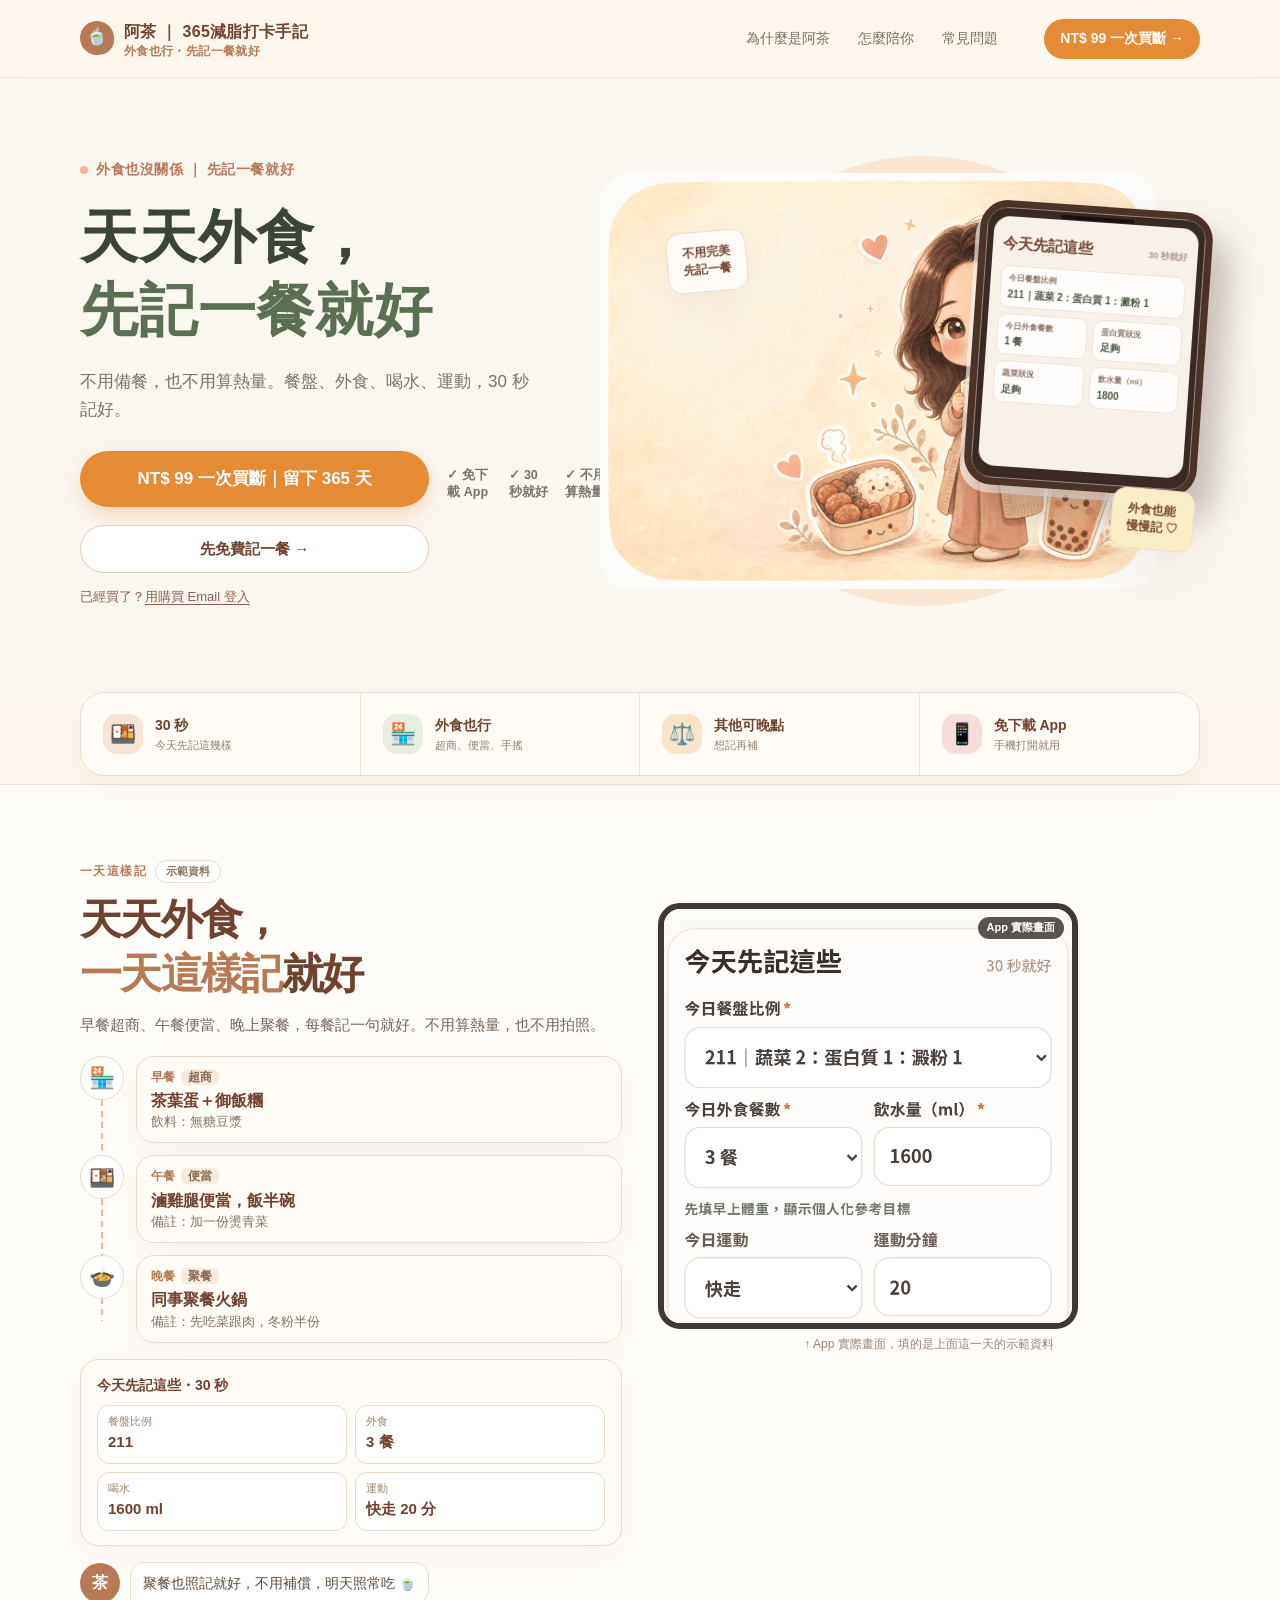
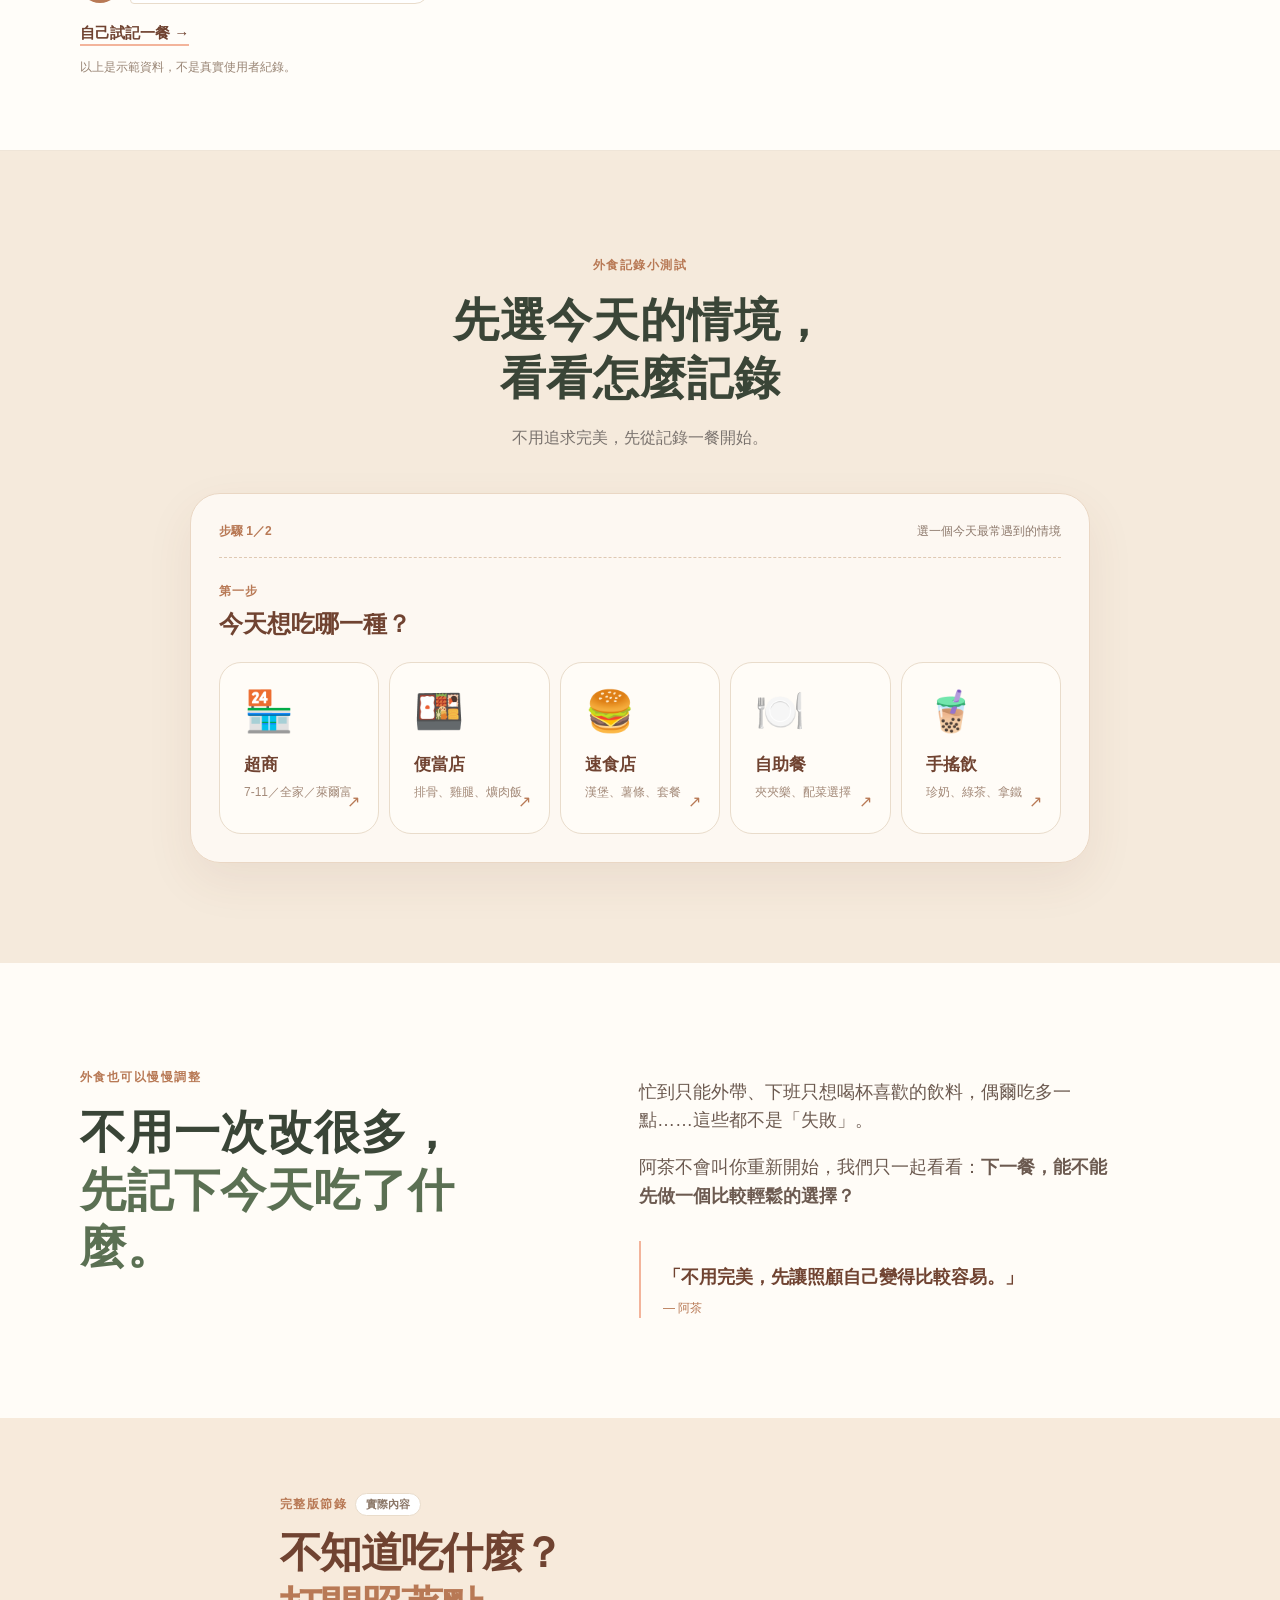
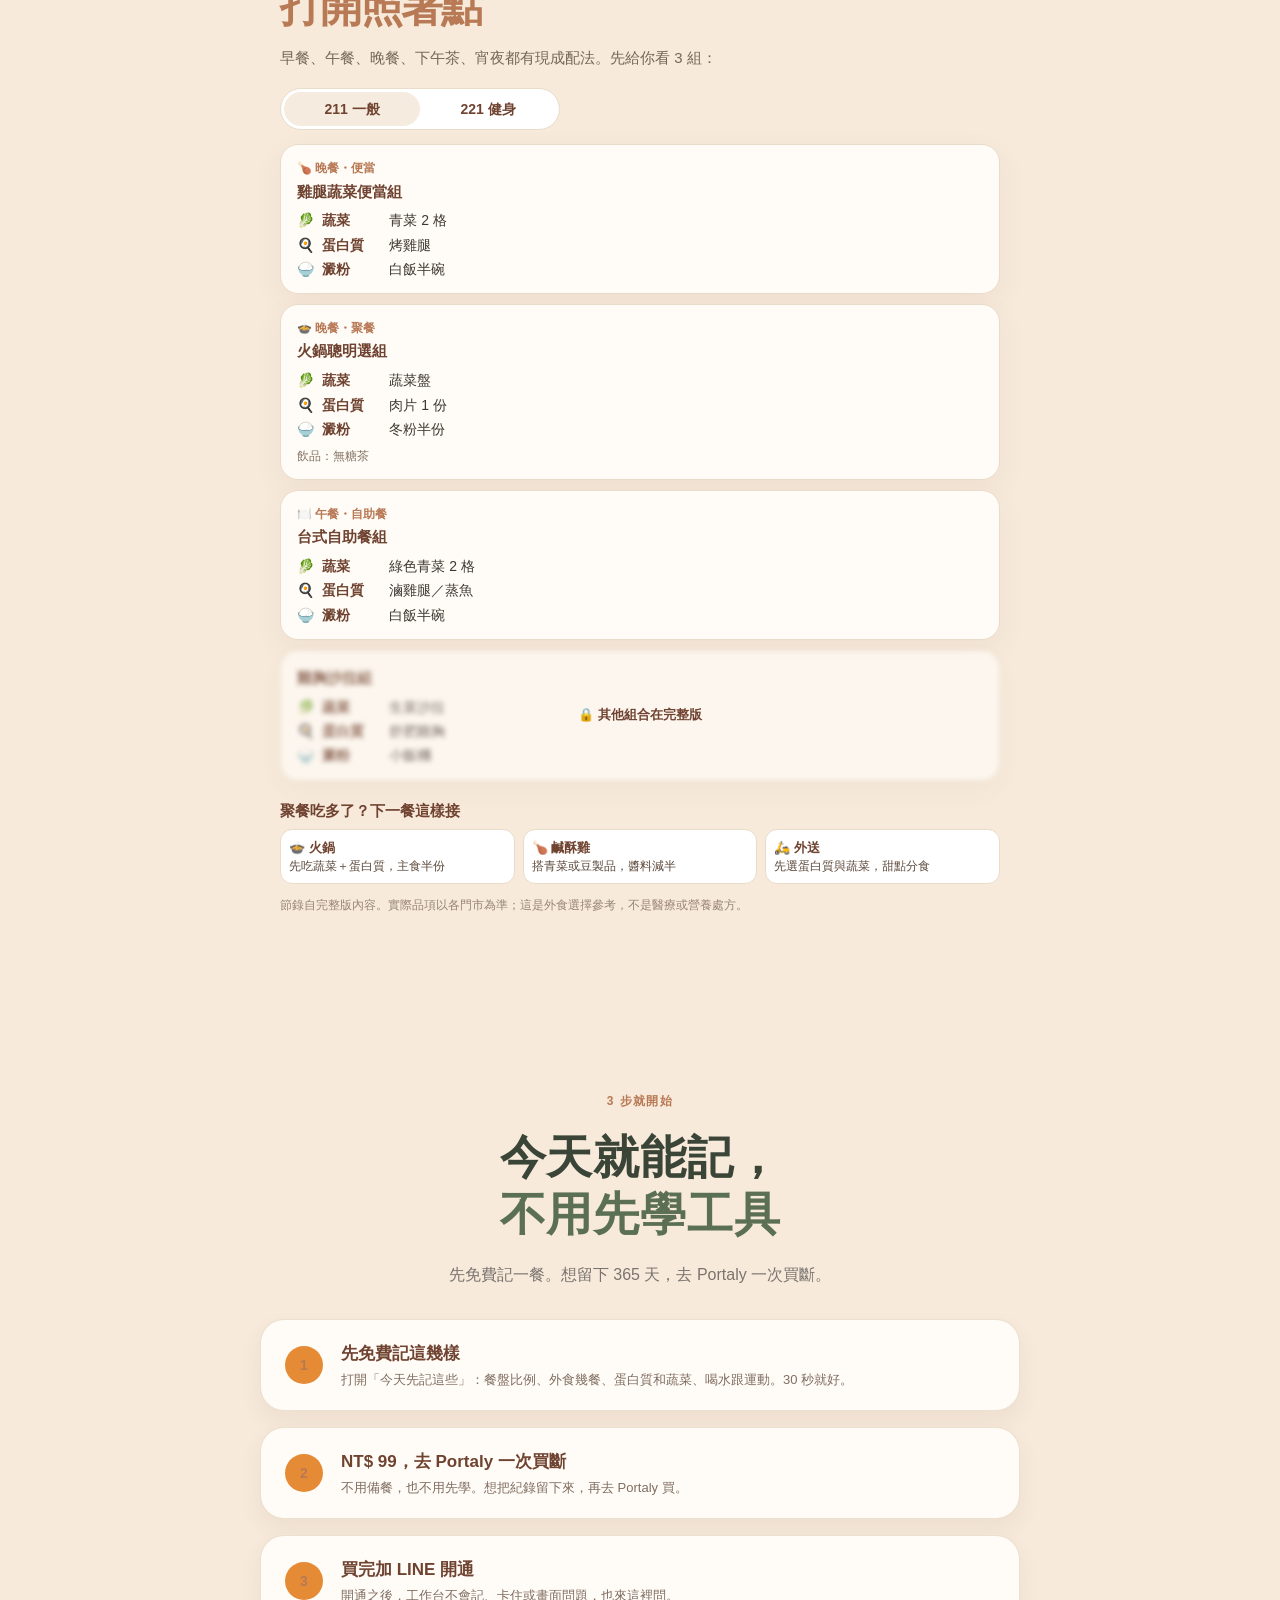
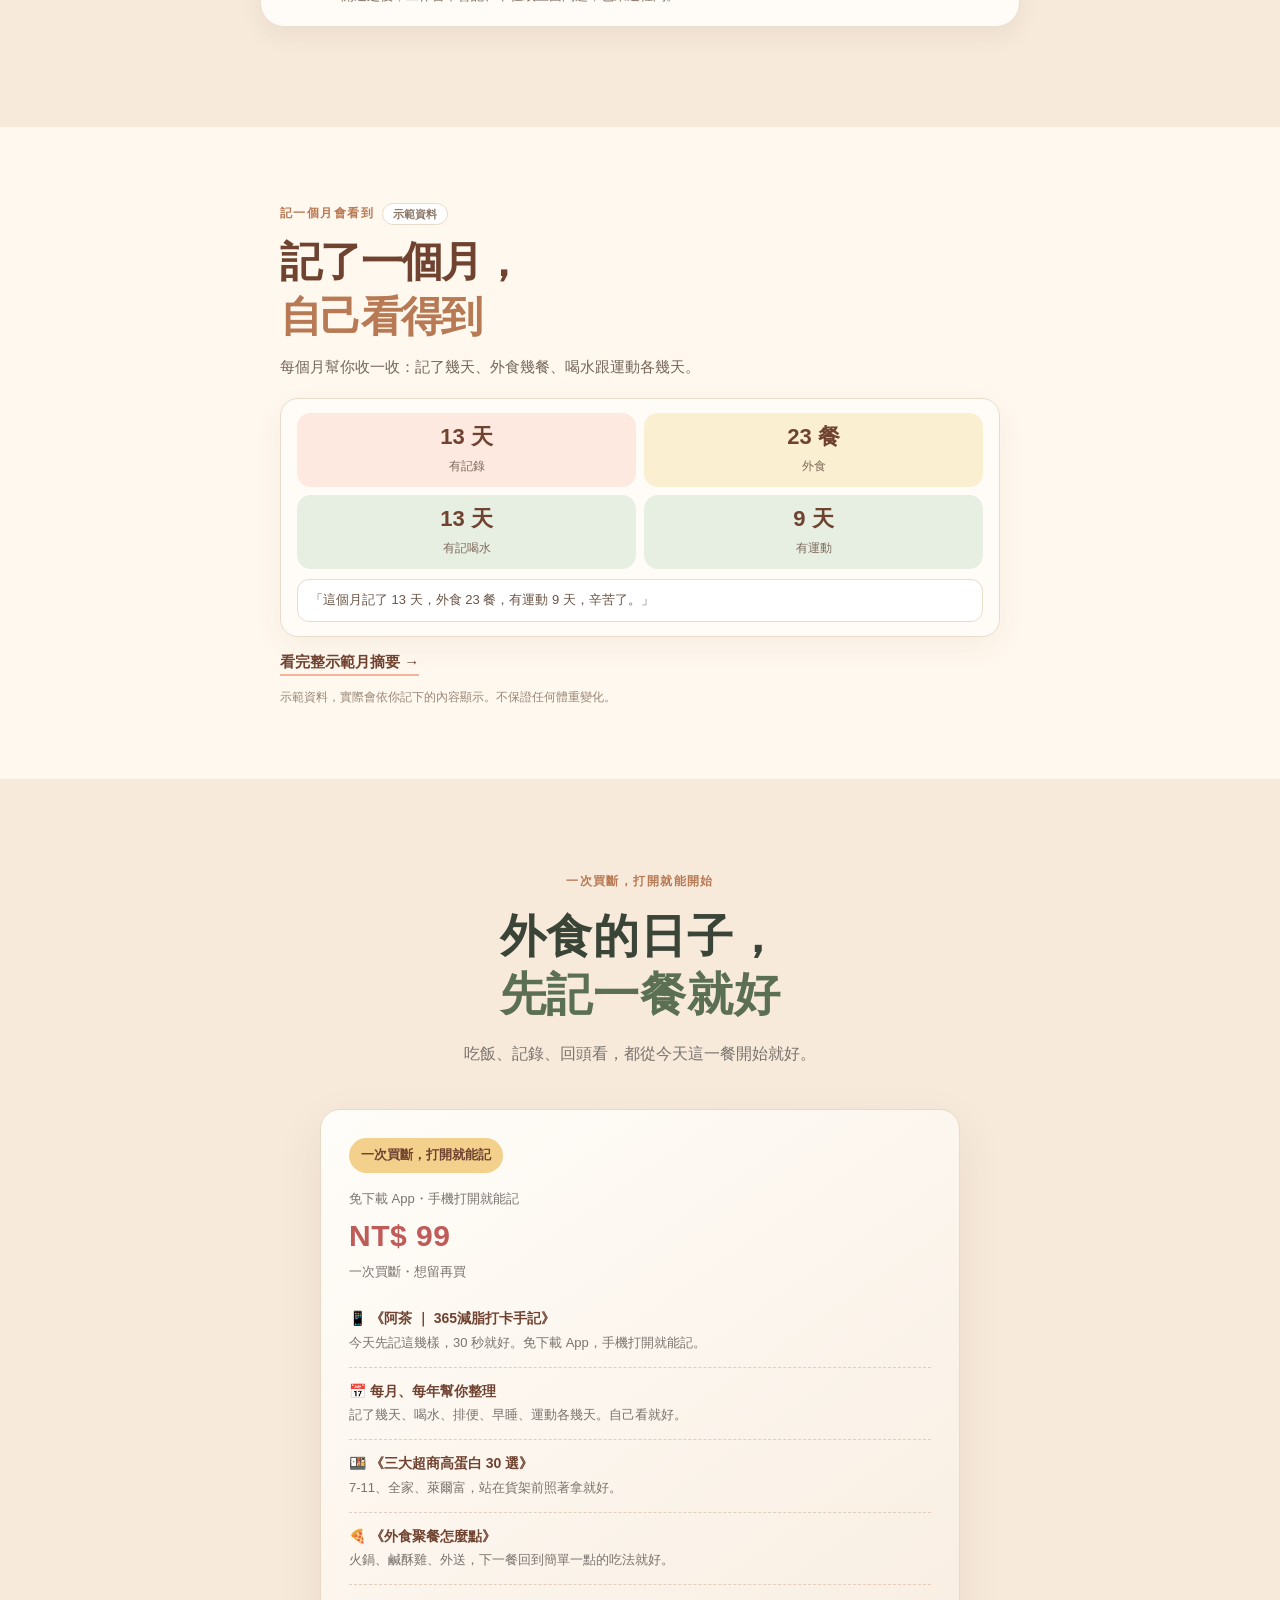
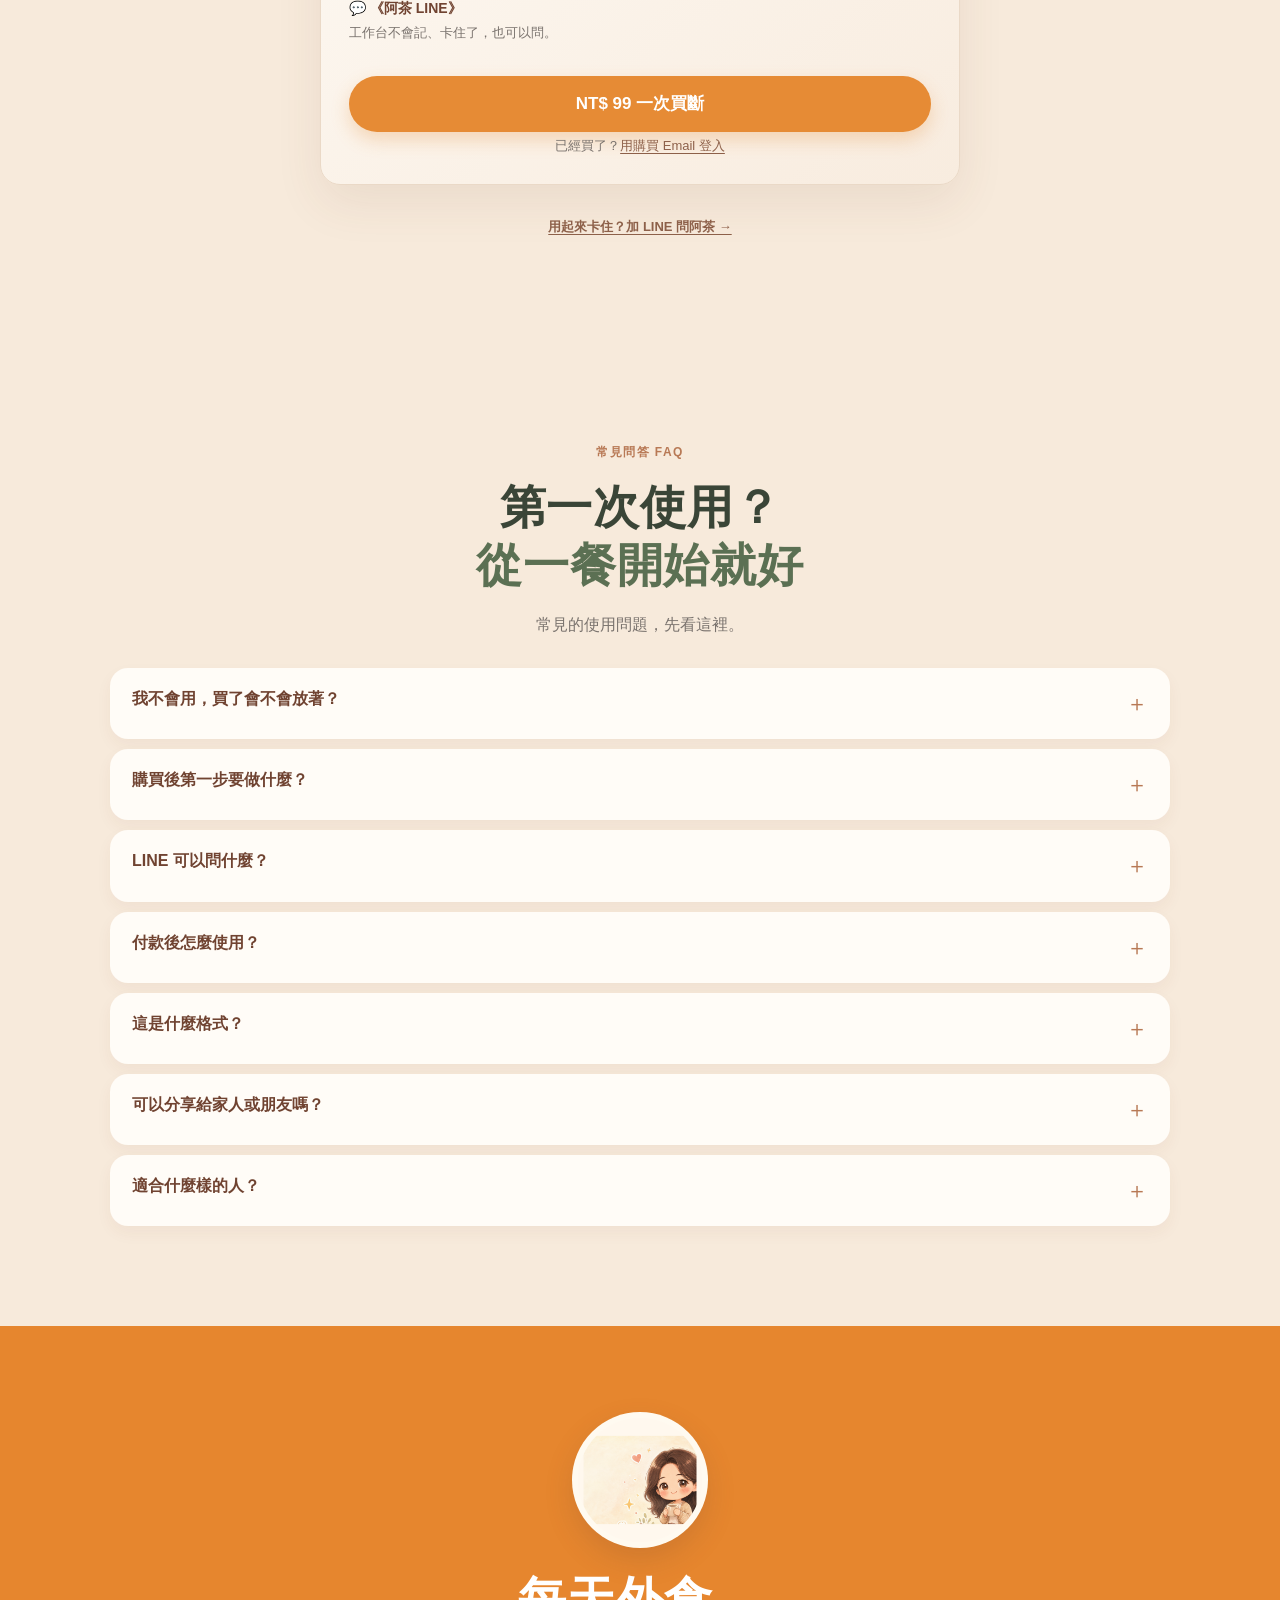
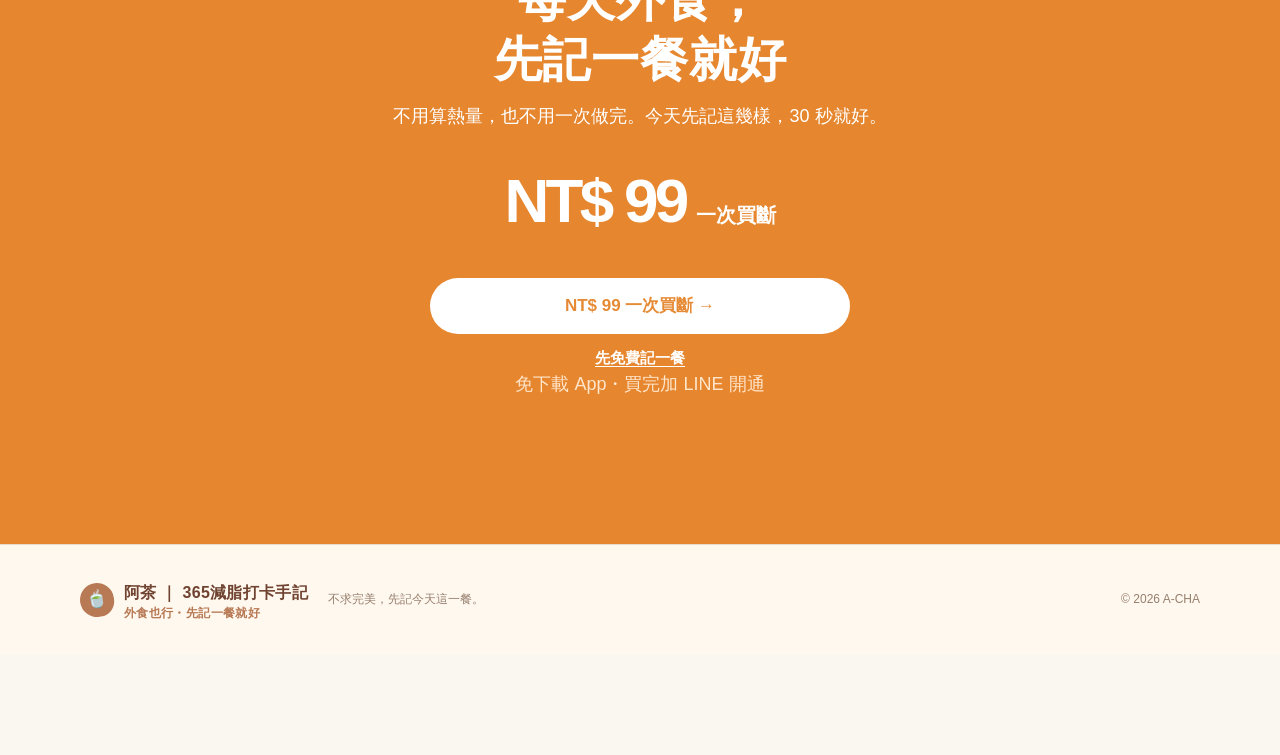
<file: index.html>
<!doctype html>
<html lang="zh-Hant-TW">
<head>
  <meta charset="utf-8" />
  <meta name="viewport" content="width=device-width, initial-scale=1" />
  <meta name="description" content="阿茶｜365 減脂打卡手記：外食也能先記一餐。免下載 App，NT$ 99 一次買斷。" />
  <meta property="og:title" content="天天外食，先記一餐就好｜阿茶 365 減脂打卡手記" />
  <meta property="og:description" content="外食也能先記一餐。免下載 App，NT$ 99 一次買斷。餐盤、外食、喝水、運動，30 秒就好。" />
  <meta property="og:image" content="https://swjonlyone.github.io/acha/assets/og-image.png" />
  <meta property="og:image:width" content="1200" />
  <meta property="og:image:height" content="630" />
  <meta property="og:image:alt" content="阿茶｜365 減脂打卡手記：天天外食，先記一餐就好。NT$ 99 一次買斷。" />
  <meta property="og:url" content="https://swjonlyone.github.io/acha/" />
  <meta property="og:type" content="website" />
  <meta property="og:locale" content="zh_TW" />
  <meta name="twitter:card" content="summary_large_image" />
  <meta name="twitter:title" content="天天外食，先記一餐就好｜阿茶 365 減脂打卡手記" />
  <meta name="twitter:description" content="外食也能先記一餐。免下載 App，NT$ 99 一次買斷。餐盤、外食、喝水、運動，30 秒就好。" />
  <meta name="twitter:image" content="https://swjonlyone.github.io/acha/assets/og-image.png" />
  <title>🍵 阿茶 ｜ 365減脂打卡手記</title>
  <link rel="icon" href="favicon.ico" sizes="any" />
  <link rel="icon" type="image/png" href="favicon.png" />
  <link rel="apple-touch-icon" href="apple-touch-icon.png" />
  <link rel="preconnect" href="https://fonts.googleapis.com">
  <link rel="preconnect" href="https://fonts.gstatic.com" crossorigin>
  <link rel="preload" as="image" href="assets/acha-hero.png" fetchpriority="high">
  <link rel="stylesheet" href="styles.css?v=11" />
</head>
<body>
  <a class="skip-link" href="#main">跳到主要內容</a>
  <header class="site-header">
    <div class="shell nav-wrap">
      <a class="brand" href="#top" aria-label="阿茶首頁"><span class="brand-mark">🍵</span><span>阿茶 ｜ 365減脂打卡手記<span class="brand-sub">外食也行・先記一餐就好</span></span></a>
      <nav class="desktop-nav" aria-label="主要導覽"><a href="#why">為什麼是阿茶</a><a href="#steps">怎麼陪你</a><a href="#faq">常見問題</a></nav>
      <div class="nav-cta-pair"><a class="button button-small button-primary" href="https://portaly.cc/swjonlyone/product/AsJrabRIMk2IJMwtBclw" target="_blank" rel="noopener noreferrer">NT$ 99 一次買斷 →</a></div>
    </div>
  </header>

  <main id="main">
    <section class="hero section-pad" id="top"><div class="shell hero-grid"><div class="hero-copy"><div class="eyebrow"><span class="eyebrow-dot"></span>外食也沒關係 ｜ 先記一餐就好</div><h1>天天外食，<br><em>先記一餐就好</em></h1><p class="hero-lede">不用備餐，也不用算熱量。餐盤、外食、喝水、運動，30 秒記好。</p><div class="hero-actions"><div class="cta-pair hero-cta"><a class="button button-primary buy-btn" href="https://portaly.cc/swjonlyone/product/AsJrabRIMk2IJMwtBclw" target="_blank" rel="noopener noreferrer">NT$ 99 一次買斷｜留下 365 天</a><a class="button button-secondary hero-demo" href="https://swjonlyone.github.io/acha/app/?demo=1&amp;locale=zh-TW" target="_blank" rel="noopener noreferrer">先免費記一餐 →</a><p class="login-text hero-email-login">已經買了？<a href="app/?unlock=1&amp;locale=zh-TW">用購買 Email 登入</a></p></div><p class="hero-proof-line"><span>✓ 免下載 App</span><span>✓ 30 秒就好</span><span>✓ 不用算熱量</span></p></div></div><div class="hero-art-wrap"><div class="art-glow"></div><div class="hero-composite"><img class="hero-art" src="assets/acha-hero.png" alt="阿茶捧著茶杯，陪你一起面對日常外食" width="1200" height="900" fetchpriority="high" loading="eager" decoding="async"><div class="hero-phone" aria-label="今天先記這些，30 秒就好"><span class="phone-speaker"></span><div class="phone-meal phone-quick"><div class="phone-quick-head"><strong>今天先記這些</strong><span>30 秒就好</span></div><div class="phone-field"><b>今日餐盤比例</b><span>211｜蔬菜 2：蛋白質 1：澱粉 1</span></div><div class="phone-field-row"><div class="phone-field"><b>今日外食餐數</b><span>1 餐</span></div><div class="phone-field"><b>蛋白質狀況</b><span>足夠</span></div></div><div class="phone-field-row"><div class="phone-field"><b>蔬菜狀況</b><span>足夠</span></div><div class="phone-field"><b>飲水量（ml）</b><span>1800</span></div></div></div></div></div><div class="art-sticker sticker-one">不用完美<br>先記一餐</div><div class="art-sticker sticker-two">外食也能<br>慢慢記 ♡</div></div></div></section>

    <section class="hero-feature-strip" aria-label="先記一餐就好"><div class="shell hero-feature-grid"><article><span class="feature-strip-icon">🍱</span><div><b>30 秒</b><small>今天先記這幾樣</small></div></article><article><span class="feature-strip-icon">🏪</span><div><b>外食也行</b><small>超商、便當、手搖</small></div></article><article><span class="feature-strip-icon">⚖️</span><div><b>其他可晚點</b><small>想記再補</small></div></article><article><span class="feature-strip-icon">📱</span><div><b>免下載 App</b><small>手機打開就用</small></div></article></div></section>

    <section class="day-log" id="day-log" aria-labelledby="day-log-title">
      <div class="shell day-log-grid">
        <div class="day-log-main">
          <div class="eyebrow">一天這樣記 <span class="demo-badge">示範資料</span></div>
          <h2 id="day-log-title">天天外食，<br><em>一天這樣記</em>就好</h2>
          <p class="day-lede">早餐超商、午餐便當、晚上聚餐，每餐記一句就好。不用算熱量，也不用拍照。</p>
          <div class="day-timeline">
            <article class="day-meal">
              <div class="day-ico" aria-hidden="true">🏪</div>
              <div class="day-card">
                <div class="day-tag">早餐<span>超商</span></div>
                <div class="day-what">茶葉蛋＋御飯糰</div>
                <div class="day-sub">飲料：無糖豆漿</div>
              </div>
            </article>
            <article class="day-meal">
              <div class="day-ico" aria-hidden="true">🍱</div>
              <div class="day-card">
                <div class="day-tag">午餐<span>便當</span></div>
                <div class="day-what">滷雞腿便當，飯半碗</div>
                <div class="day-sub">備註：加一份燙青菜</div>
              </div>
            </article>
            <article class="day-meal">
              <div class="day-ico" aria-hidden="true">🍲</div>
              <div class="day-card">
                <div class="day-tag">晚餐<span>聚餐</span></div>
                <div class="day-what">同事聚餐火鍋</div>
                <div class="day-sub">備註：先吃菜跟肉，冬粉半份</div>
              </div>
            </article>
          </div>
          <div class="day-card day-sum">
            <h3>今天先記這些・30 秒</h3>
            <div class="day-chips">
              <div class="day-chip"><small>餐盤比例</small><b>211</b></div>
              <div class="day-chip"><small>外食</small><b>3 餐</b></div>
              <div class="day-chip"><small>喝水</small><b>1600 ml</b></div>
              <div class="day-chip"><small>運動</small><b>快走 20 分</b></div>
            </div>
          </div>
          <div class="day-bubble">
            <div class="day-av" aria-hidden="true">茶</div>
            <p>聚餐也照記就好，不用補償，明天照常吃 🍵</p>
          </div>
        </div>
        <figure class="day-shot-col">
          <div class="day-shot">
            <img src="assets/app_今天先記這些.png" alt="App 實際畫面：今天先記這些，餐盤比例 211、外食 3 餐、喝水 1600 ml、快走 20 分" width="720" height="730">
            <span class="day-shot-lbl">App 實際畫面</span>
          </div>
          <figcaption>↑ App 實際畫面，填的是上面這一天的示範資料</figcaption>
        </figure>
      </div>
      <div class="shell day-log-foot">
        <a class="textlink" href="app/?demo=1&amp;locale=zh-TW">自己試記一餐 →</a>
        <p class="day-fine">以上是示範資料，不是真實使用者紀錄。</p>
      </div>
    </section>

    <section class="quiz-section section-pad" id="quiz" aria-labelledby="quiz-title"><div class="shell quiz-shell"><div class="section-heading center"><span class="eyebrow">外食記錄小測試</span><h2 id="quiz-title">先選今天的情境，<br>看看怎麼記錄</h2><p>不用追求完美，先從記錄一餐開始。</p></div><div class="quiz-panel" aria-live="polite"><div class="quiz-progress"><span id="quiz-step-label">步驟 1／2</span><span id="quiz-step-hint">選一個今天最常遇到的情境</span></div><div id="quiz-step-one"><p class="quiz-kicker">第一步</p><h3 class="quiz-question">今天想吃哪一種？</h3><div class="quiz-grid quiz-scenarios" role="list"><button class="quiz-card" data-scenario="convenience" role="listitem"><span class="food-icon">🏪</span><span class="quiz-label">超商</span><span class="quiz-hint">7-11／全家／萊爾富</span><span class="card-arrow" aria-hidden="true">↗</span></button><button class="quiz-card" data-scenario="bento" role="listitem"><span class="food-icon">🍱</span><span class="quiz-label">便當店</span><span class="quiz-hint">排骨、雞腿、爌肉飯</span><span class="card-arrow" aria-hidden="true">↗</span></button><button class="quiz-card" data-scenario="fastfood" role="listitem"><span class="food-icon">🍔</span><span class="quiz-label">速食店</span><span class="quiz-hint">漢堡、薯條、套餐</span><span class="card-arrow" aria-hidden="true">↗</span></button><button class="quiz-card" data-scenario="buffet" role="listitem"><span class="food-icon">🍽️</span><span class="quiz-label">自助餐</span><span class="quiz-hint">夾夾樂、配菜選擇</span><span class="card-arrow" aria-hidden="true">↗</span></button><button class="quiz-card" data-scenario="tea" role="listitem"><span class="food-icon">🧋</span><span class="quiz-label">手搖飲</span><span class="quiz-hint">珍奶、綠茶、拿鐵</span><span class="card-arrow" aria-hidden="true">↗</span></button></div></div><div id="quiz-step-two" hidden><p class="quiz-kicker">第二步</p><h3 class="quiz-question" id="quiz-step-two-title" tabindex="-1">選一個餐點看看阿茶怎麼說</h3><div class="quiz-grid quiz-items" role="list"></div><button class="quiz-back" type="button" id="quiz-back">← 換一個情境</button></div><div class="result-card" id="result" aria-live="polite" hidden></div></div></div></section>

    <section class="empathy section-pad" id="why">
      <div class="shell empathy-grid"><div class="section-heading"><span class="eyebrow">外食也可以慢慢調整</span><h2>不用一次改很多，<br><em>先記下今天吃了什麼。</em></h2></div><div class="empathy-copy"><p>忙到只能外帶、下班只想喝杯喜歡的飲料，偶爾吃多一點……這些都不是「失敗」。</p><p>阿茶不會叫你重新開始，我們只一起看看：<strong>下一餐，能不能先做一個比較輕鬆的選擇？</strong></p><div class="quote">「不用完美，先讓照顧自己變得比較容易。」<span>— 阿茶</span></div></div></div>
    </section>

    <section class="excerpt" id="tools" aria-labelledby="tools-title">
      <div class="shell excerpt-shell">
        <div class="section-heading">
          <span class="eyebrow">完整版節錄 <span class="demo-badge">實際內容</span></span>
          <h2 id="tools-title">不知道吃什麼？<br><em>打開照著點</em></h2>
          <p>早餐、午餐、晚餐、下午茶、宵夜都有現成配法。先給你看 3 組：</p>
        </div>
        <div class="edition-toggle" role="group" aria-label="211 或 221">
          <button type="button" class="is-on" data-edition="211" aria-pressed="true">211 一般</button>
          <button type="button" data-edition="221" aria-pressed="false">221 健身</button>
        </div>
        <article class="excerpt-card">
          <div class="excerpt-hd"><span class="excerpt-when">🍗 晚餐・便當</span></div>
          <h3>雞腿蔬菜便當組</h3>
          <div class="excerpt-edition" data-edition="211">
            <p class="food-slot"><span class="food-slot-icon" aria-hidden="true">🥬</span><span class="food-slot-label">蔬菜</span><span class="food-slot-food">青菜 2 格</span></p>
            <p class="food-slot"><span class="food-slot-icon" aria-hidden="true">🍳</span><span class="food-slot-label">蛋白質</span><span class="food-slot-food">烤雞腿</span></p>
            <p class="food-slot"><span class="food-slot-icon" aria-hidden="true">🍚</span><span class="food-slot-label">澱粉</span><span class="food-slot-food">白飯半碗</span></p>
          </div>
          <div class="excerpt-edition" data-edition="221">
            <p class="food-slot"><span class="food-slot-icon" aria-hidden="true">🥬</span><span class="food-slot-label">蔬菜</span><span class="food-slot-food">青菜 2 格</span></p>
            <p class="food-slot"><span class="food-slot-icon" aria-hidden="true">🍳</span><span class="food-slot-label">蛋白質</span><span class="food-slot-food">烤雞腿 ＋ 滷蛋</span></p>
            <p class="food-slot"><span class="food-slot-icon" aria-hidden="true">🍚</span><span class="food-slot-label">澱粉</span><span class="food-slot-food">白飯 2/3 碗</span></p>
          </div>
        </article>
        <article class="excerpt-card">
          <div class="excerpt-hd"><span class="excerpt-when">🍲 晚餐・聚餐</span></div>
          <h3>火鍋聰明選組</h3>
          <div class="excerpt-edition" data-edition="211">
            <p class="food-slot"><span class="food-slot-icon" aria-hidden="true">🥬</span><span class="food-slot-label">蔬菜</span><span class="food-slot-food">蔬菜盤</span></p>
            <p class="food-slot"><span class="food-slot-icon" aria-hidden="true">🍳</span><span class="food-slot-label">蛋白質</span><span class="food-slot-food">肉片 1 份</span></p>
            <p class="food-slot"><span class="food-slot-icon" aria-hidden="true">🍚</span><span class="food-slot-label">澱粉</span><span class="food-slot-food">冬粉半份</span></p>
            <p class="food-drink">飲品：無糖茶</p>
          </div>
          <div class="excerpt-edition" data-edition="221">
            <p class="food-slot"><span class="food-slot-icon" aria-hidden="true">🥬</span><span class="food-slot-label">蔬菜</span><span class="food-slot-food">蔬菜盤</span></p>
            <p class="food-slot"><span class="food-slot-icon" aria-hidden="true">🍳</span><span class="food-slot-label">蛋白質</span><span class="food-slot-food">肉片 1.5 份 ＋ 豆腐／蛋</span></p>
            <p class="food-slot"><span class="food-slot-icon" aria-hidden="true">🍚</span><span class="food-slot-label">澱粉</span><span class="food-slot-food">冬粉半份</span></p>
          </div>
        </article>
        <article class="excerpt-card">
          <div class="excerpt-hd"><span class="excerpt-when">🍽️ 午餐・自助餐</span></div>
          <h3>台式自助餐組</h3>
          <div class="excerpt-edition" data-edition="211">
            <p class="food-slot"><span class="food-slot-icon" aria-hidden="true">🥬</span><span class="food-slot-label">蔬菜</span><span class="food-slot-food">綠色青菜 2 格</span></p>
            <p class="food-slot"><span class="food-slot-icon" aria-hidden="true">🍳</span><span class="food-slot-label">蛋白質</span><span class="food-slot-food">滷雞腿／蒸魚</span></p>
            <p class="food-slot"><span class="food-slot-icon" aria-hidden="true">🍚</span><span class="food-slot-label">澱粉</span><span class="food-slot-food">白飯半碗</span></p>
          </div>
          <div class="excerpt-edition" data-edition="221">
            <p class="food-slot"><span class="food-slot-icon" aria-hidden="true">🥬</span><span class="food-slot-label">蔬菜</span><span class="food-slot-food">綠色青菜 2 格</span></p>
            <p class="food-slot"><span class="food-slot-icon" aria-hidden="true">🍳</span><span class="food-slot-label">蛋白質</span><span class="food-slot-food">滷雞腿 ＋ 滷蛋 1 顆</span></p>
            <p class="food-slot"><span class="food-slot-icon" aria-hidden="true">🍚</span><span class="food-slot-label">澱粉</span><span class="food-slot-food">白飯 2/3 碗</span></p>
          </div>
        </article>
        <div class="excerpt-lock">
          <article class="excerpt-card" aria-hidden="true">
            <h3>雞胸沙拉組</h3>
            <div class="excerpt-edition" data-edition="211">
              <p class="food-slot"><span class="food-slot-icon" aria-hidden="true">🥬</span><span class="food-slot-label">蔬菜</span><span class="food-slot-food">生菜沙拉</span></p>
              <p class="food-slot"><span class="food-slot-icon" aria-hidden="true">🍳</span><span class="food-slot-label">蛋白質</span><span class="food-slot-food">舒肥雞胸</span></p>
              <p class="food-slot"><span class="food-slot-icon" aria-hidden="true">🍚</span><span class="food-slot-label">澱粉</span><span class="food-slot-food">小飯糰</span></p>
            </div>
            <div class="excerpt-edition" data-edition="221">
              <p class="food-slot"><span class="food-slot-icon" aria-hidden="true">🥬</span><span class="food-slot-label">蔬菜</span><span class="food-slot-food">生菜沙拉</span></p>
              <p class="food-slot"><span class="food-slot-icon" aria-hidden="true">🍳</span><span class="food-slot-label">蛋白質</span><span class="food-slot-food">舒肥雞胸</span></p>
              <p class="food-slot"><span class="food-slot-icon" aria-hidden="true">🍚</span><span class="food-slot-label">澱粉</span><span class="food-slot-food">飯糰</span></p>
            </div>
          </article>
          <span>🔒 其他組合在完整版</span>
        </div>
        <h3 class="excerpt-next-title">聚餐吃多了？下一餐這樣接</h3>
        <div class="excerpt-next">
          <div><b>🍲 火鍋</b>先吃蔬菜＋蛋白質，主食半份</div>
          <div><b>🍗 鹹酥雞</b>搭青菜或豆製品，醬料減半</div>
          <div><b>🛵 外送</b>先選蛋白質與蔬菜，甜點分食</div>
        </div>
        <p class="day-fine">節錄自完整版內容。實際品項以各門市為準；這是外食選擇參考，不是醫療或營養處方。</p>
      </div>
    </section>
    <section class="steps section-pad" id="steps"><div class="shell steps-shell"><div class="section-heading center"><span class="eyebrow">3 步就開始</span><h2>今天就能記，<br><em>不用先學工具</em></h2><p>先免費記一餐。想留下 365 天，去 Portaly 一次買斷。</p></div><div class="step-list"><div class="step"><span class="step-badge">1</span><div><h3>先免費記這幾樣</h3><p>打開「今天先記這些」：餐盤比例、外食幾餐、蛋白質和蔬菜、喝水跟運動。30 秒就好。</p></div></div><div class="step"><span class="step-badge">2</span><div><h3>NT$ 99，去 Portaly 一次買斷</h3><p>不用備餐，也不用先學。想把紀錄留下來，再去 Portaly 買。</p></div></div><div class="step"><span class="step-badge">3</span><div><h3>買完加 LINE 開通</h3><p>開通之後，工作台不會記、卡住或畫面問題，也來這裡問。</p></div></div></div></div></section>

    <section class="month-peek" id="summaries" aria-labelledby="summaries-title">
      <div class="shell month-peek-shell">
        <div class="section-heading">
          <span class="eyebrow">記一個月會看到 <span class="demo-badge">示範資料</span></span>
          <h2 id="summaries-title">記了一個月，<br><em>自己看得到</em></h2>
          <p>每個月幫你收一收：記了幾天、外食幾餐、喝水跟運動各幾天。</p>
        </div>
        <div class="month-card">
          <div class="month-tiles">
            <div class="month-tile month-tile-record"><b>13 天</b><small>有記錄</small></div>
            <div class="month-tile month-tile-out"><b>23 餐</b><small>外食</small></div>
            <div class="month-tile month-tile-water"><b>13 天</b><small>有記喝水</small></div>
            <div class="month-tile month-tile-move"><b>9 天</b><small>有運動</small></div>
          </div>
          <p class="month-quote">「這個月記了 13 天，外食 23 餐，有運動 9 天，辛苦了。」</p>
        </div>
        <a class="textlink" href="app/?demo=1&amp;sample=month&amp;locale=zh-TW">看完整示範月摘要 →</a>
        <p class="day-fine">示範資料，實際會依你記下的內容顯示。不保證任何體重變化。</p>
      </div>
    </section>
    <section class="plan section-pad" id="plan"><div class="shell sales-plan"><div class="section-heading center"><span class="eyebrow">一次買斷，打開就能開始</span><h2>外食的日子，<br><em>先記一餐就好</em></h2><p>吃飯、記錄、回頭看，都從今天這一餐開始就好。</p></div><div class="offer-grid"><article class="offer-card offer-main"><div class="offer-ribbon">一次買斷，打開就能記</div><div class="offer-price"><p class="offer-sub">免下載 App・手機打開就能記</p><strong>NT$ 99</strong><span class="price-divider">一次買斷・想留再買</span></div><ul class="offer-list"><li><b>📱 《阿茶 ｜ 365減脂打卡手記》</b><span>今天先記這幾樣，30 秒就好。免下載 App，手機打開就能記。</span></li><li><b>📅 每月、每年幫你整理</b><span>記了幾天、喝水、排便、早睡、運動各幾天。自己看就好。</span></li><li><b>🍱 《三大超商高蛋白 30 選》</b><span>7-11、全家、萊爾富，站在貨架前照著拿就好。</span></li><li><b>🍕 《外食聚餐怎麼點》</b><span>火鍋、鹹酥雞、外送，下一餐回到簡單一點的吃法就好。</span></li><li><b>💬 《阿茶 LINE》</b><span>工作台不會記、卡住了，也可以問。</span></li></ul><a class="button button-primary offer-buy buy-btn" href="https://portaly.cc/swjonlyone/product/AsJrabRIMk2IJMwtBclw" target="_blank" rel="noopener noreferrer">NT$ 99 一次買斷</a><p class="login-text offer-email-login">已經買了？<a href="app/?unlock=1&amp;locale=zh-TW">用購買 Email 登入</a></p></article><p id="line-aftercare" class="offer-line"><a href="https://line.me/R/ti/p/@014rtkfn" target="_blank" rel="noopener noreferrer">用起來卡住？加 LINE 問阿茶 →</a></p></div></div></section>
    <section class="faq section-pad" id="faq">
      <div class="shell faq-shell">
        <div class="section-heading center">
          <span class="eyebrow">常見問答 FAQ</span>
          <h2>第一次使用？<br><em>從一餐開始就好</em></h2>
          <p>常見的使用問題，先看這裡。</p>
        </div>
        <div class="faq-list">
          <details><summary>我不會用，買了會不會放著？<span>＋</span></summary><p>先免費記一餐就好。開通之後，到<a href="https://swjonlyone.github.io/acha/app/?unlock=1">登入頁</a>用購買 Email 收驗證連結登入。</p></details>
          <details><summary>購買後第一步要做什麼？<span>＋</span></summary><p>先加 LINE 跟阿茶說一聲開通。開通後打開登入頁 <a href="https://swjonlyone.github.io/acha/app/?unlock=1">https://swjonlyone.github.io/acha/app/?unlock=1</a>，用購買 Email 收驗證連結登入，再記今天的一餐。工作台不會記、卡住了，也可以在 LINE 問。</p></details>
          <details><summary>LINE 可以問什麼？<span>＋</span></summary><p>工作台用起來卡住、不會記、畫面怪怪的，都可以問。已經開通的話，到<a href="https://swjonlyone.github.io/acha/app/?unlock=1">登入頁</a>用購買 Email 收驗證連結登入。</p></details>
          <details><summary>付款後怎麼使用？<span>＋</span></summary><p>NT$ 99 一次買斷。開通後到<a href="https://swjonlyone.github.io/acha/app/?unlock=1">登入頁</a>，用購買 Email 收驗證連結登入。</p></details>
          <details><summary>這是什麼格式？<span>＋</span></summary><p>手機網頁，免下載 App。開通後到<a href="https://swjonlyone.github.io/acha/app/?unlock=1">登入頁</a>就能記。</p></details>
          <details><summary>可以分享給家人或朋友嗎？<span>＋</span></summary><p>本產品為個人使用授權，每筆訂單限購買者本人使用，請勿轉售、轉傳或公開分享。需要協助時，可以透過 LINE 詢問操作問題。</p></details><details><summary>適合什麼樣的人？<span>＋</span></summary><p>適合每天吃外食、不想先學複雜工具、希望開始記錄飲食的人；不提供醫療或個人化營養診斷。</p></details>
        </div>
      </div>
    </section>
  </main>
    <section class="final-cta section-pad" aria-labelledby="final-cta-title"><div class="shell final-cta-card"><div class="tea-character final-avatar-frame" aria-hidden="true"><img class="final-avatar" src="assets/acha-avatar.png" alt="" /></div><h2 id="final-cta-title">每天外食，<br>先記一餐就好</h2><p>不用算熱量，也不用一次做完。今天先記這幾樣，30 秒就好。</p><div class="final-price"><strong>NT$ 99</strong><span>一次買斷</span></div><div class="final-actions"><a class="button final-buy buy-btn" href="https://portaly.cc/swjonlyone/product/AsJrabRIMk2IJMwtBclw" target="_blank" rel="noopener noreferrer">NT$ 99 一次買斷 →</a><a class="final-demo-link" href="https://swjonlyone.github.io/acha/app/?demo=1&locale=zh-TW" target="_blank" rel="noopener noreferrer">先免費記一餐</a></div><p class="final-note">免下載 App・買完加 LINE 開通</p></div></section>
    <div class="sticky-buy is-hidden" role="region" aria-label="快速購買" hidden><a class="buy-btn" href="https://portaly.cc/swjonlyone/product/AsJrabRIMk2IJMwtBclw" target="_blank" rel="noopener noreferrer">NT$ 99 一次買斷 →</a></div>
  <footer class="site-footer"><div class="shell footer-wrap"><a class="brand" href="#top"><span class="brand-mark">🍵</span><span>阿茶 ｜ 365減脂打卡手記<span class="brand-sub">外食也行・先記一餐就好</span></span></a><p>不求完美，先記今天這一餐。</p><span class="copyright">© 2026 A-CHA</span></div></footer>
  <script src="script.js?v=6"></script>
</body>
</html>
</file>
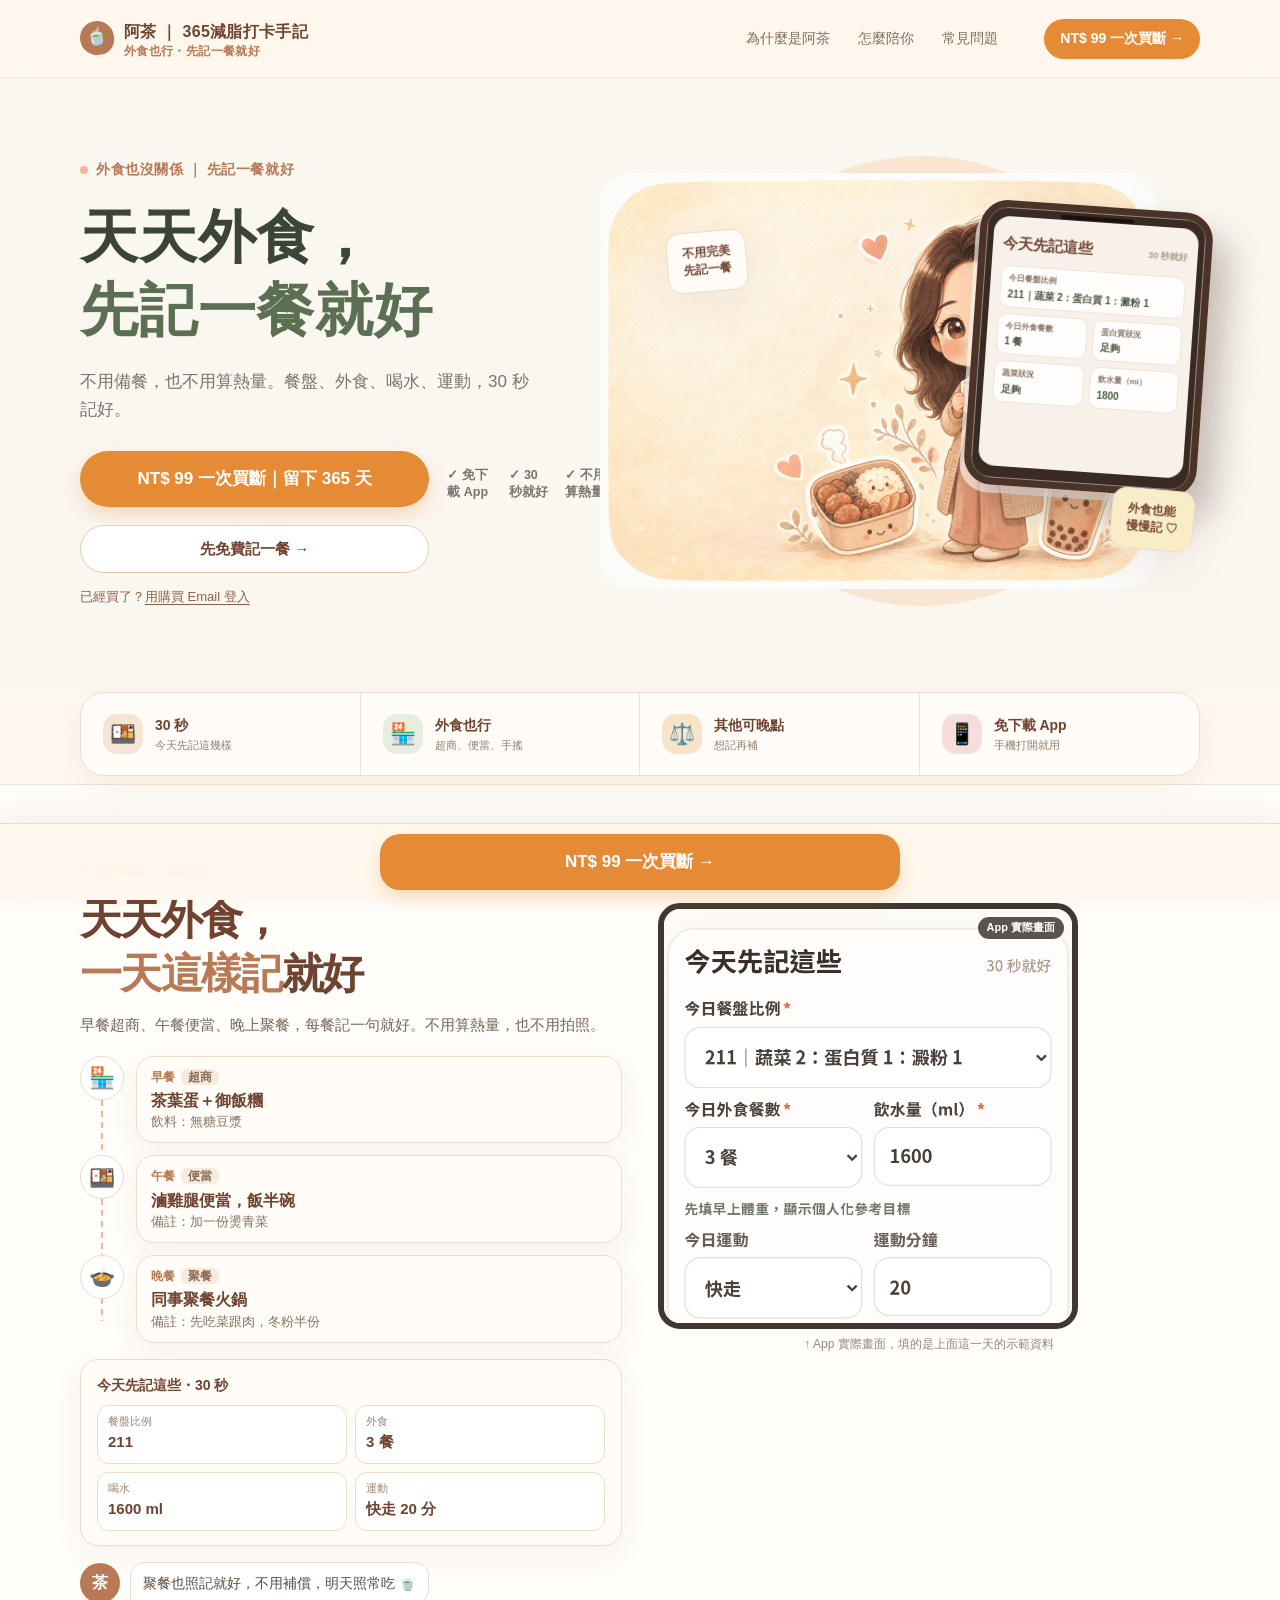
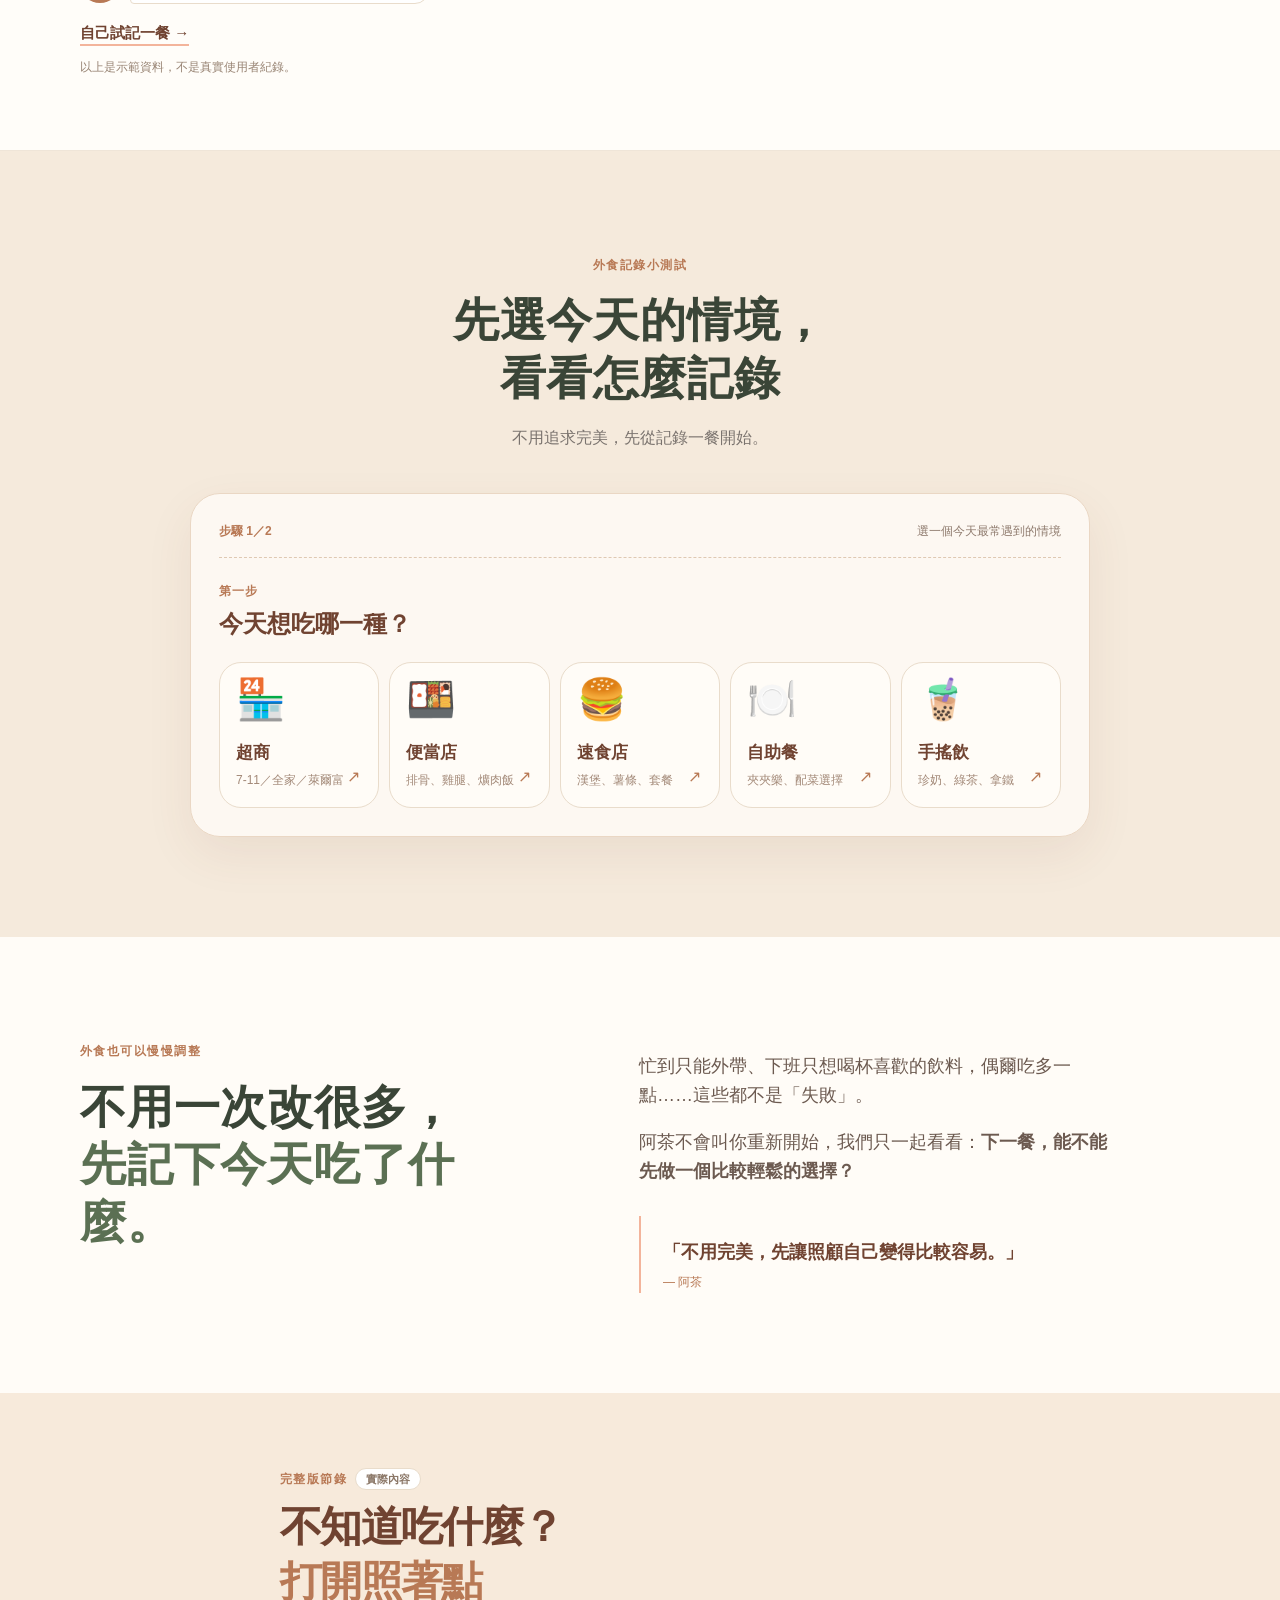
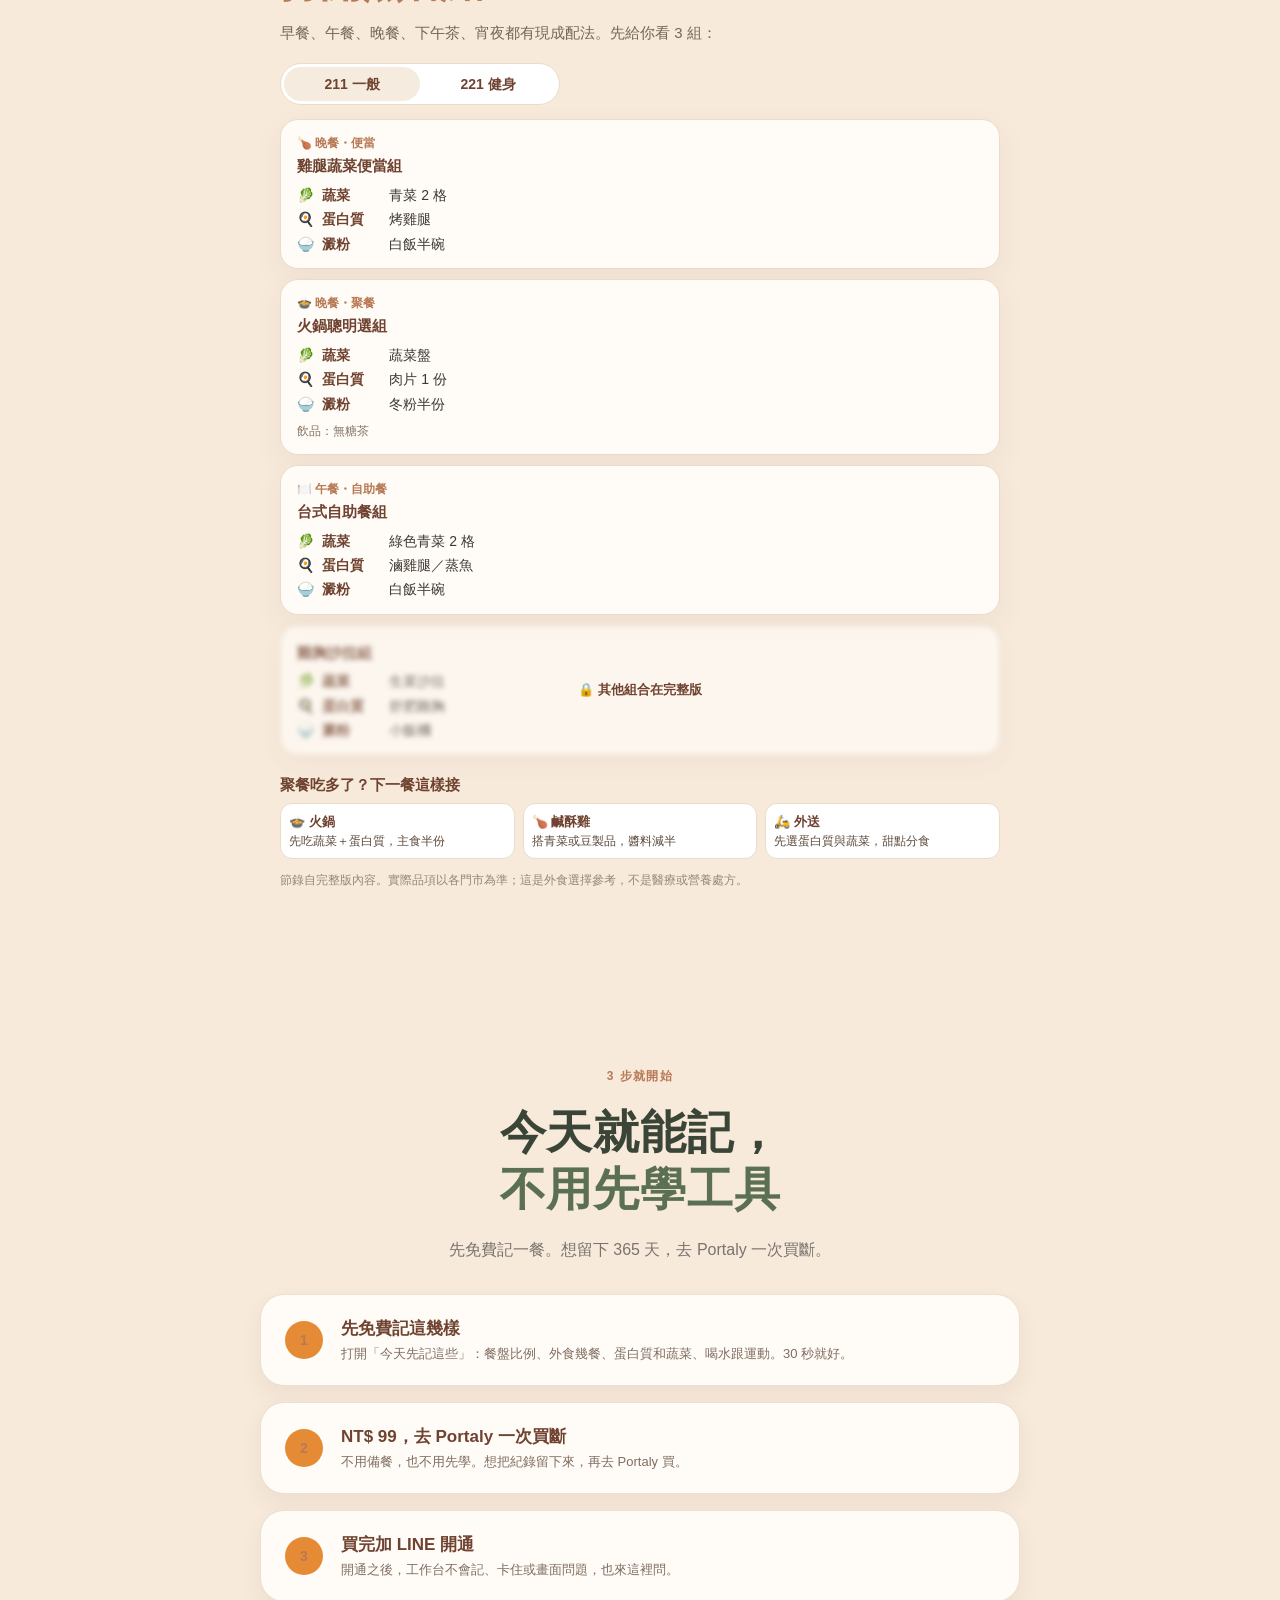
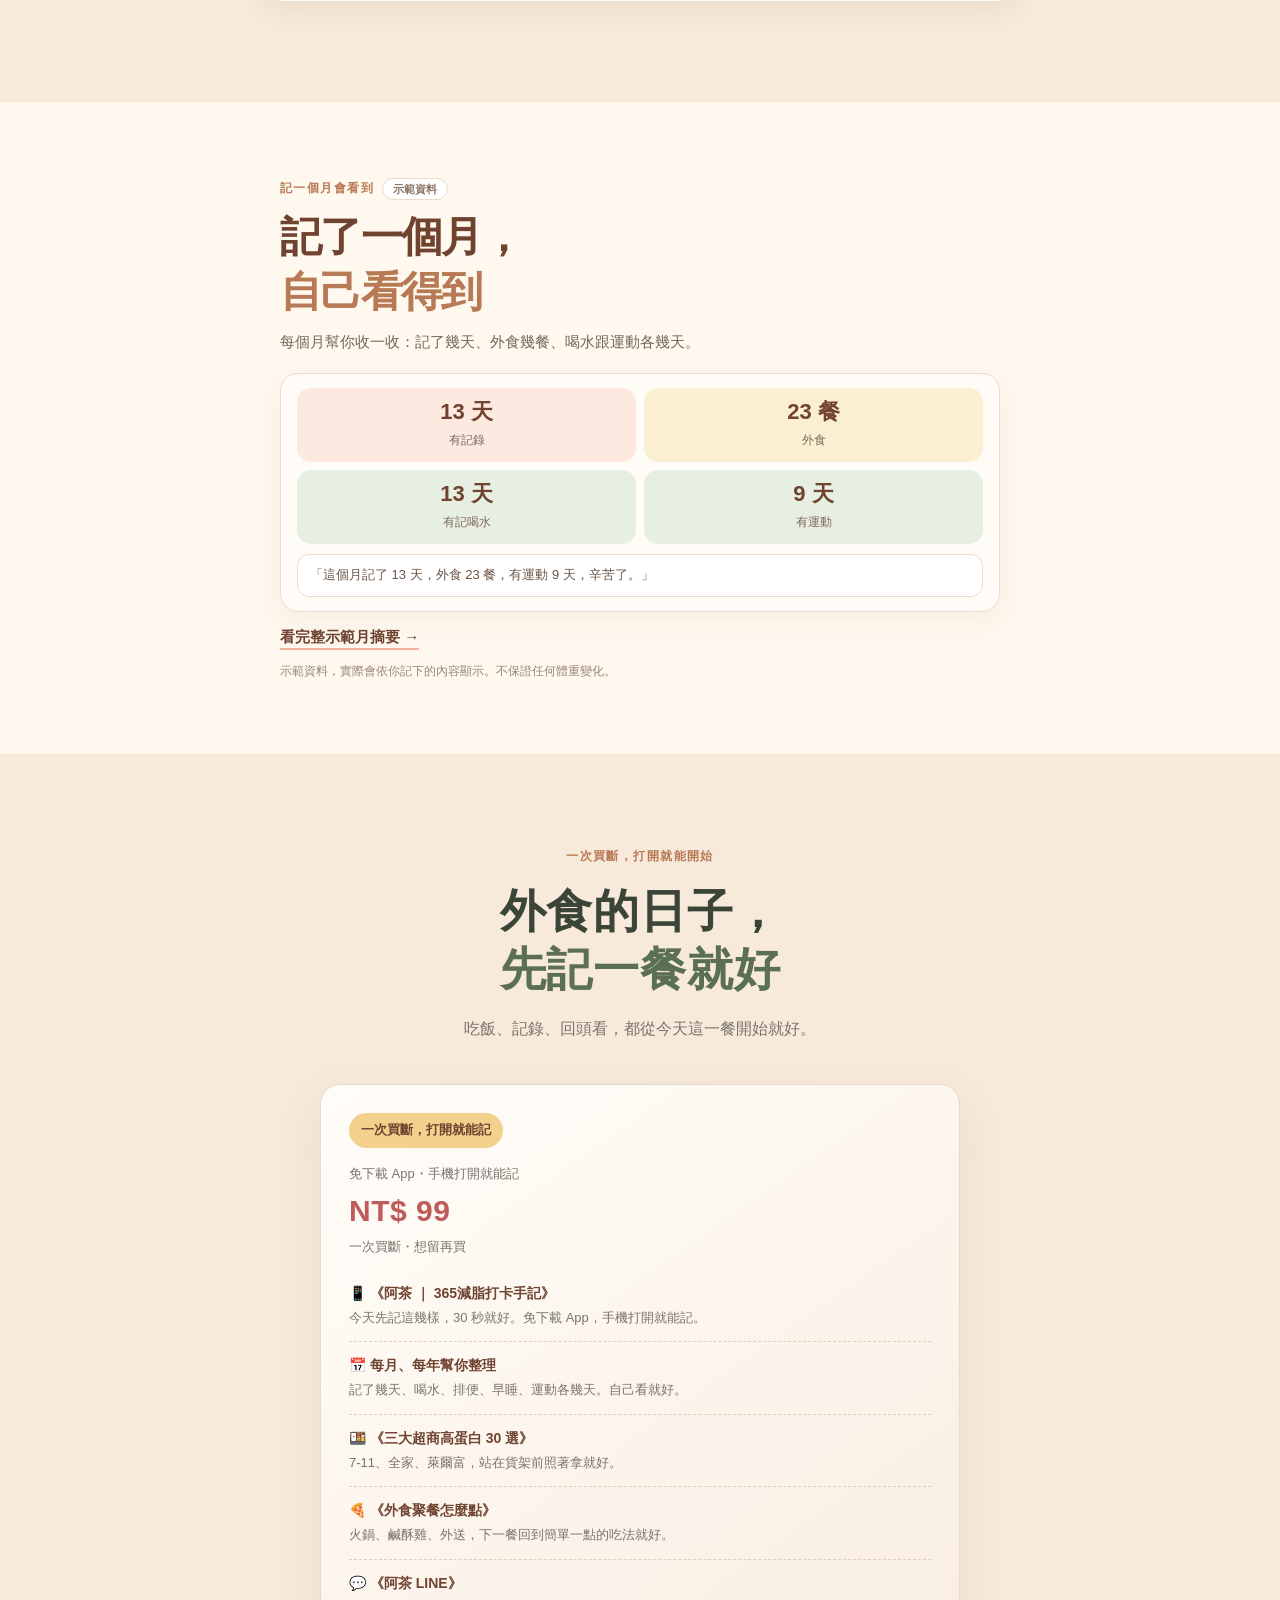
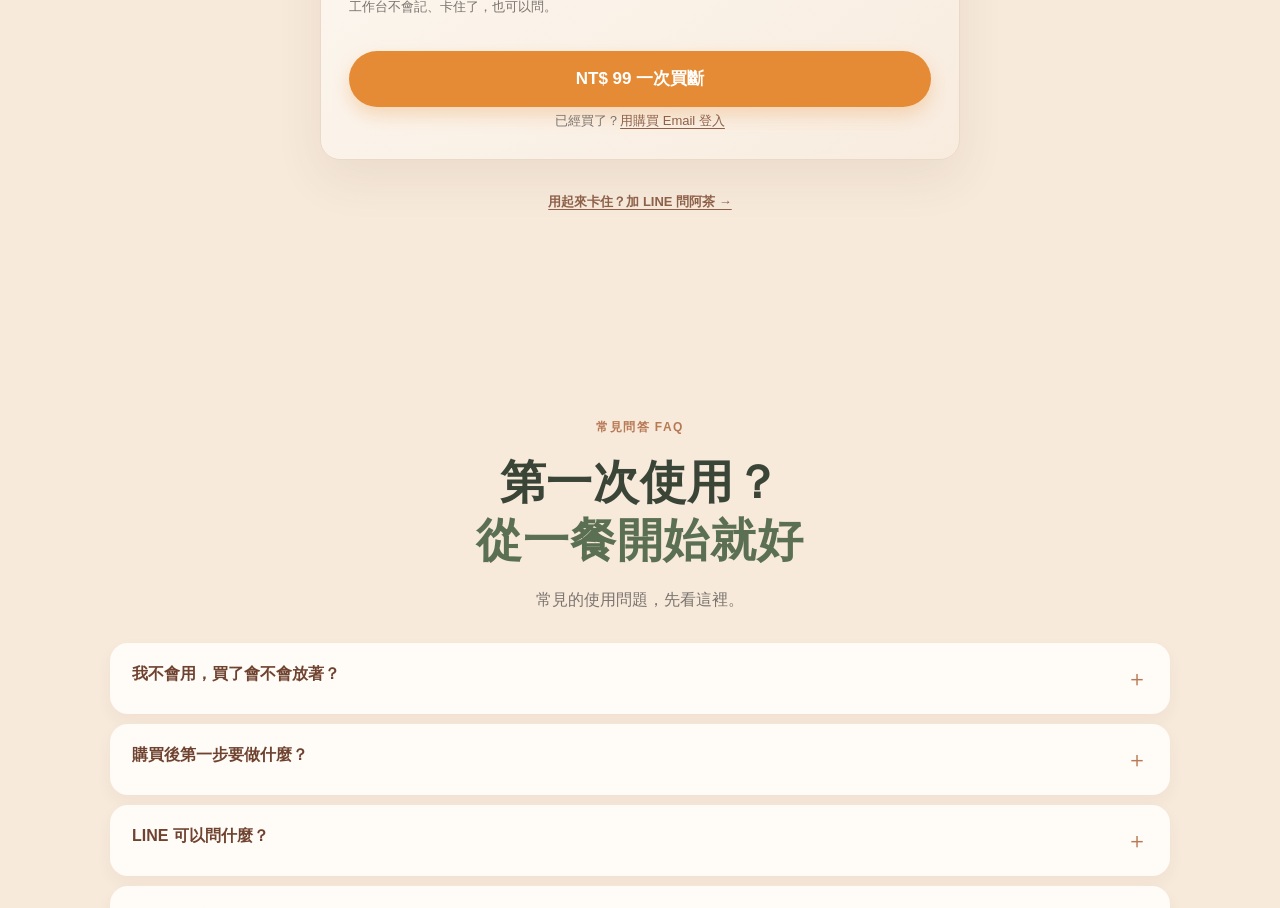
<file: landing-old/index.html>
<!doctype html>
<html lang="zh-Hant-TW">
<head>
  <meta charset="utf-8" />
  <meta name="viewport" content="width=device-width, initial-scale=1" />
  <meta name="robots" content="noindex" />
  <title>前往阿茶官方頁</title>
  <meta http-equiv="refresh" content="0; url=https://swjonlyone.github.io/acha/?locale=zh-TW" />
  <link rel="canonical" href="https://swjonlyone.github.io/acha/?locale=zh-TW" />
</head>
<body>
  <p>舊版介紹頁已停用。請到<a href="https://swjonlyone.github.io/acha/?locale=zh-TW">阿茶官方頁</a>。</p>
</body>
</html>
</file>
<file: styles.css>
:root{--buy:#E68B35;--buy-ink:#fff;--cream:#fff8ee;--milk:#fffcf7;--tea:#b87955;--dark:#704331;--sage:#afc3a4;--peach:#f3b49b;--yellow:#f4d77d;--ink:#3f3731;--line:#e9dccb;--shadow:0 18px 48px rgba(112,67,49,.08);--serif:'Noto Sans TC',sans-serif}*{box-sizing:border-box}html{scroll-behavior:smooth}body{margin:0;background:var(--cream);color:var(--ink);font-family:'Zen Maru Gothic','M PLUS Rounded 1c','Noto Sans TC',-apple-system,sans-serif;font-size:16px;line-height:1.7}a{color:inherit;text-decoration:none}button{font:inherit}.shell{width:min(1120px,calc(100% - 40px));margin:0 auto}.skip-link{position:absolute;left:-9999px}.skip-link:focus{left:16px;top:12px;padding:8px 14px;background:var(--dark);color:white;z-index:10;border-radius:8px}.cta-pair{display:flex;align-items:center;gap:10px;flex-wrap:wrap}.cta-pair .button{white-space:normal;text-align:center}.button-secondary{background:transparent;border:1px solid var(--line);color:var(--dark);font-weight:600}.button-secondary:hover{background:#fff1df;border-color:var(--tea);box-shadow:none}.nav-cta-pair{display:flex;align-items:center;gap:6px;margin-left:18px}.nav-cta-pair .button{font-size:10px;line-height:1.3;padding:8px 11px}.hero-cta{flex-direction:column;align-items:flex-start;gap:8px}.hero-cta .button-secondary{font-size:12px;padding:8px 14px}.card-cta{position:absolute;left:30px;right:30px;bottom:24px;flex-direction:column;align-items:stretch;gap:7px}.card-cta .button{width:100%;font-size:11px;line-height:1.3;padding:9px 10px}.steps-cta{flex-direction:column;align-items:flex-start;margin-top:18px;gap:8px}.steps-cta .button-secondary{font-size:12px;padding:8px 12px}.plan-cta{flex-direction:column;align-items:stretch;gap:8px}.plan-cta .button-secondary{font-size:11px;padding:9px 10px}.footer-cta{margin-left:auto}.footer-cta .button{font-size:11px;padding:9px 12px}.site-header{height:78px;display:flex;align-items:center;border-bottom:1px solid rgba(233,220,203,.6);background:rgba(255,248,238,.9);backdrop-filter:blur(10px);position:sticky;top:0;z-index:5}.nav-wrap,.footer-wrap{display:flex;align-items:center;justify-content:space-between}.brand{display:flex;align-items:center;gap:10px;font-weight:800;letter-spacing:.02em;color:var(--dark)}.brand-mark{display:grid;place-items:center;width:34px;height:34px;border-radius:50% 50% 45% 50%;background:var(--tea);color:#fff;font-weight:800;transform:rotate(-8deg)}.brand-sub{display:block;font-size:10px;font-weight:500;letter-spacing:.08em;color:var(--tea);line-height:1.2}.desktop-nav{display:flex;gap:28px;margin-left:auto;margin-right:28px;font-size:14px;color:#806c5d}.desktop-nav a:hover,.text-link:hover{color:var(--tea)}.button{display:inline-flex;align-items:center;justify-content:center;gap:9px;border-radius:999px;padding:14px 23px;font-weight:700;transition:.2s ease}.button:hover{transform:translateY(-2px);box-shadow:0 9px 20px rgba(112,67,49,.12)}.button-primary{background:var(--dark);color:#fff}.button-light{background:#fff;color:var(--dark);font-size:14px}.button-outline{border:1px solid var(--tea);color:var(--dark)}.button-small{padding:8px 16px;font-size:13px}.section-pad{padding:100px 0}.hero{padding:68px 0 76px;overflow:hidden}.hero-grid{display:grid;grid-template-columns:1fr 1.04fr;align-items:center;gap:30px}.eyebrow{display:inline-flex;align-items:center;gap:8px;color:var(--tea);font-size:12px;font-weight:800;letter-spacing:.12em}.eyebrow-dot{width:8px;height:8px;border-radius:50%;background:var(--peach)}h1,h2,h3,p{margin-top:0}h1,h2{letter-spacing:-.05em;line-height:1.25}h1{font-size:clamp(38px,5vw,58px);margin:20px 0 22px;color:var(--dark)}h2{font-size:clamp(30px,4vw,46px);margin:16px 0 18px;color:var(--dark)}h1 em,h2 em{font-style:normal;color:var(--tea)}.hero-lede{font-size:17px;max-width:450px;color:#756659}.hero-lede strong{color:var(--dark)}.hero-actions{display:flex;align-items:center;gap:18px;margin-top:28px}.trust{font-size:11px;color:#927f70}.trust span{color:var(--tea);font-size:16px}.people-note{display:flex;align-items:center;gap:10px;margin-top:30px;font-size:12px;color:#887568}.people-note b{color:var(--dark)}.avatar-stack{display:flex}.avatar-stack i{display:grid;place-items:center;width:27px;height:27px;background:var(--peach);border:2px solid var(--cream);border-radius:50%;font-style:normal;font-size:10px;color:var(--dark);margin-left:-6px}.avatar-stack i:first-child{margin-left:0;background:var(--sage)}.avatar-stack i:last-child{background:var(--yellow)}.hero-art-wrap{position:relative;min-height:470px;display:flex;align-items:center;justify-content:center}.art-glow{position:absolute;width:450px;height:450px;border-radius:50%;background:#f7dec0;opacity:.62}.hero-art{position:relative;width:min(100%,590px);mix-blend-mode:multiply;border-radius:30px;display:block}.art-sticker{position:absolute;background:var(--milk);border:1px solid var(--line);box-shadow:var(--shadow);padding:12px 15px;border-radius:14px;font-size:12px;line-height:1.45;color:var(--dark);font-weight:700;transform:rotate(-5deg)}.sticker-one{left:4%;top:18%}.sticker-two{right:1%;bottom:14%;background:#f9edc8;transform:rotate(5deg)}.quiz-section{background:#f5eadc}.quiz-shell{position:relative}.section-heading.center{text-align:center;max-width:620px;margin:0 auto 42px}.section-heading p{color:#826f63}.quiz-grid{display:grid;grid-template-columns:repeat(4,1fr);gap:14px}.quiz-card{position:relative;text-align:left;background:var(--milk);border:1px solid var(--line);border-radius:22px;padding:24px;cursor:pointer;color:var(--ink);transition:.2s ease;min-height:172px}.quiz-card:hover,.quiz-card:focus-visible{border-color:var(--tea);background:#fff1df;transform:translateY(-3px);outline:none;box-shadow:0 10px 20px rgba(112,67,49,.08)}.food-icon{display:block;font-size:40px;line-height:1;margin-bottom:20px}.quiz-label{display:block;font-weight:800;font-size:17px;color:var(--dark)}.quiz-hint{font-size:12px;color:#a38978}.card-arrow{position:absolute;right:18px;bottom:18px;color:var(--tea)}.result-card{margin:26px auto 0;max-width:720px;background:var(--milk);border:1px solid var(--tea);border-radius:26px;padding:28px;box-shadow:var(--shadow);animation:rise .35s ease}.result-inner{display:grid;grid-template-columns:90px 1fr;gap:20px;align-items:start}.result-visual{display:grid;place-items:center;width:76px;height:76px;border-radius:22px;background:#f7dec0;font-size:38px}.result-card h3{font-size:26px;color:var(--dark);margin:4px 0 8px}.result-card p{margin-bottom:12px}.result-card ul{margin:0 0 17px;padding-left:20px;color:#6f5b4d}.result-card li::marker{color:var(--tea)}.result-actions{display:flex;flex-wrap:wrap;gap:10px}.result-note{font-size:12px;color:#927f70;margin:12px 0 0}.empathy{background:var(--milk)}.empathy-grid,.steps-grid,.faq-grid{display:grid;grid-template-columns:.9fr 1.1fr;gap:100px;align-items:start}.empathy-copy{max-width:470px;padding-top:15px}.empathy-copy p{font-size:18px;color:#6c5a50}.quote{margin-top:30px;padding:22px 0 0 22px;border-left:2px solid var(--peach);font-size:18px;color:var(--dark);font-weight:700}.quote span{display:block;margin-top:7px;font-size:12px;color:var(--tea);font-weight:500}.features{padding-top:92px}.feature-grid{display:grid;grid-template-columns:repeat(3,1fr);gap:16px}.feature-card{position:relative;min-height:370px;border-radius:24px;padding:30px;background:#f3e4d3;overflow:hidden}.feature-card:nth-child(2){background:#e2eadc}.feature-card:nth-child(3){background:#f7e2d7}.feature-number{font-family:-apple-system,BlinkMacSystemFont,"Segoe UI",Roboto,"Helvetica Neue",Arial,"Noto Sans TC",sans-serif;font-size:12px;color:#9a7f6d}.feature-icon{position:absolute;top:22px;right:27px;font-size:36px;color:var(--tea)}.feature-card h3{font-size:23px;margin:76px 0 12px;color:var(--dark)}.feature-card p{font-size:15px;color:#735f51}.feature-card a span{color:var(--tea);margin-left:6px}.member-value{padding-top:20px;padding-bottom:92px;background:var(--cream)}.member-value-card{display:grid;grid-template-columns:auto 1fr auto;gap:24px;align-items:center;padding:34px 38px;border:1px solid #edcdbb;border-radius:30px;background:linear-gradient(110deg,#fff4e9 0%,#fce9de 100%);box-shadow:var(--shadow)}.member-value-mark{display:grid;place-items:center;width:52px;height:52px;border-radius:18px;background:var(--yellow);color:var(--dark);font-size:24px}.member-value-card h2{font-size:clamp(26px,3.2vw,38px);margin:10px 0 12px}.member-value-card p{max-width:650px;margin:0;color:#6f5b4d;font-size:16px}.member-value-note{min-width:170px;padding:18px 20px;border-radius:20px;background:rgba(255,255,255,.72);border:1px solid rgba(233,220,203,.9);color:var(--dark)}.member-value-note span,.member-value-note small{display:block;color:var(--tea);font-size:11px}.member-value-note strong{display:block;font-size:18px;line-height:1.45;margin:5px 0}.member-value-note small{color:#927f70}.feature-card h3{line-height:1.4}.steps{background:#f6e8db}.steps-grid{align-items:center}.steps-grid .section-heading p{max-width:350px}.text-link{display:inline-flex;gap:10px;color:var(--dark);font-weight:800;border-bottom:1px solid var(--tea);padding-bottom:5px}.step-list{border-top:1px solid var(--line)}.step{display:grid;grid-template-columns:62px 1fr;gap:18px;padding:22px 0;border-bottom:1px solid var(--line)}.step>span{font-family:-apple-system,BlinkMacSystemFont,"Segoe UI",Roboto,"Helvetica Neue",Arial,"Noto Sans TC",sans-serif;font-weight:700;color:var(--tea);font-size:14px}.step h3{margin:0 0 4px;font-size:17px;color:var(--dark)}.step p{margin:0;font-size:14px;color:#806d61}.plan{padding-top:88px}.plan-card{display:grid;grid-template-columns:1.4fr .8fr;gap:50px;padding:56px;border-radius:30px;background:var(--dark);color:#fff;overflow:hidden;position:relative}.plan-card:after{content:'茶';position:absolute;right:38%;bottom:-72px;font-size:250px;color:rgba(255,255,255,.045);font-weight:800}.plan-card h2{color:#fff;max-width:530px}.plan-card h2 em{color:var(--peach)}.plan-card .eyebrow{color:var(--yellow)}.check-list{padding:0;margin:26px 0 0;list-style:none;position:relative;z-index:1}.check-list li{margin:9px 0;color:#fbeee3;font-size:14px}.check-list li:before{content:'✓';color:var(--yellow);margin-right:10px;font-weight:800}.price-box{align-self:center;background:#83523c;padding:27px;border-radius:22px;position:relative;z-index:1}.price-box>span{font-size:13px;color:#f7dbc5}.price-box strong{display:block;font-family:-apple-system,BlinkMacSystemFont,"Segoe UI",Roboto,"Helvetica Neue",Arial,"Noto Sans TC",sans-serif;font-size:42px;letter-spacing:-.05em;margin:3px 0 18px}.price-box strong small{font-family:-apple-system,BlinkMacSystemFont,"Segoe UI",Roboto,"Helvetica Neue",Arial,"Noto Sans TC",sans-serif;font-size:15px;font-weight:500;letter-spacing:0}.price-box .button{width:100%;font-size:12px}.price-box>small{display:block;font-size:10px;line-height:1.6;color:#eed9c8;margin-top:13px}.membership-benefits{margin-top:28px}.membership-heading{text-align:center;max-width:760px;margin:0 auto 28px}.membership-heading h2{font-size:clamp(28px,4vw,44px);margin:12px 0 12px}.membership-heading p{margin:0;color:#806d61}.benefit-grid{display:grid;grid-template-columns:repeat(3,1fr);gap:14px}.benefit-card{display:flex;gap:16px;align-items:flex-start;min-height:220px;padding:24px;border:1px solid #edcdbb;border-radius:24px;background:linear-gradient(145deg,#fff7ee 0%,#f9e7dc 100%);box-shadow:var(--shadow)}.benefit-card:nth-child(2){background:linear-gradient(145deg,#f4f5e9 0%,#e9eddc 100%)}.benefit-card:nth-child(3){background:linear-gradient(145deg,#fff5ed 0%,#f7ddd2 100%)}.benefit-icon{display:grid;place-items:center;flex:0 0 42px;width:42px;height:42px;border-radius:15px;background:rgba(255,255,255,.72);font-size:23px}.benefit-card h3{margin:0 0 11px;color:var(--dark);font-size:19px;line-height:1.45}.benefit-card p{margin:0;color:#735f51;font-size:14px;line-height:1.7}.benefit-card ul{margin:0;padding-left:19px;color:#735f51;font-size:13px;line-height:1.65}.benefit-card li+li{margin-top:9px}.benefit-card li::marker{color:var(--tea)}.faq{background:var(--milk)}.faq-grid{align-items:start}.faq-list{border-top:1px solid var(--line)}details{border-bottom:1px solid var(--line)}summary{display:flex;justify-content:space-between;gap:20px;padding:20px 0;cursor:pointer;list-style:none;font-weight:700;color:var(--dark)}summary::-webkit-details-marker{display:none}summary span{font-size:22px;color:var(--tea);font-weight:400;transition:.2s}details[open] summary span{transform:rotate(45deg)}details p{padding:0 35px 20px 0;margin:0;color:#756459;font-size:14px}.site-footer{padding:35px 0;border-top:1px solid var(--line);background:var(--cream)}.footer-wrap{gap:20px}.footer-wrap p,.copyright{margin:0;font-size:12px;color:#967f6e}.copyright{margin-left:auto}@keyframes rise{from{opacity:0;transform:translateY(8px)}to{opacity:1;transform:none}}@media(max-width:800px){.site-header{height:130px;align-items:flex-start;padding-top:17px}.nav-wrap{position:relative;align-items:flex-start}.nav-cta-pair{position:absolute;right:0;top:52px;width:min(270px,calc(100vw - 32px));flex-direction:column;align-items:stretch;gap:6px}.nav-cta-pair .button{width:100%;font-size:11px}.hero-cta .button-secondary{font-size:11px}.hero-actions{gap:10px}.feature-card{min-height:370px}.footer-cta{order:3;width:100%;margin:0;flex-direction:column;align-items:stretch}.footer-cta .button{width:100%}}@media(max-width:800px){.membership-benefits{margin-top:22px}.membership-heading{text-align:left;margin-bottom:22px}.membership-heading h2{font-size:30px}.benefit-grid{grid-template-columns:1fr;gap:12px}.benefit-card{min-height:0;padding:20px;border-radius:22px}.benefit-card h3{font-size:18px}.benefit-card p,.benefit-card ul{font-size:14px}.member-value{padding-top:0;padding-bottom:76px}.member-value-card{grid-template-columns:1fr;gap:18px;padding:26px 22px;border-radius:26px}.member-value-mark{width:44px;height:44px}.member-value-card p{font-size:15px}.member-value-note{min-width:0;width:100%}.site-header{height:130px}.desktop-nav{display:none}.hero{padding-top:45px}.hero-grid,.empathy-grid,.steps-grid,.faq-grid{grid-template-columns:1fr;gap:42px}.hero-copy{order:1}.hero-art-wrap{order:0;min-height:285px}.hero-art{max-width:390px}.art-glow{width:280px;height:280px}.art-sticker{font-size:10px;padding:9px 11px}.sticker-one{left:4%;top:12%}.sticker-two{right:2%;bottom:4%}.hero-actions{align-items:flex-start;flex-direction:column;gap:12px}.quiz-grid{grid-template-columns:repeat(2,1fr)}.quiz-card{padding:18px;min-height:150px}.food-icon{font-size:32px;margin-bottom:14px}.quiz-label{font-size:15px}.section-pad{padding:76px 0}.feature-grid{grid-template-columns:1fr}.feature-card{min-height:370px}.feature-card h3{margin-top:52px}.plan-card{grid-template-columns:1fr;padding:34px 24px;gap:28px}.price-box{max-width:390px}.footer-wrap{flex-wrap:wrap}.footer-wrap p{order:3;width:100%}.copyright{margin-left:0}.result-inner{grid-template-columns:1fr}.result-actions{align-items:stretch}.result-actions .button{width:100%}.result-visual{width:62px;height:62px;font-size:30px}}@media(max-width:420px){.shell{width:min(100% - 32px,1120px)}h1{font-size:38px}.quiz-grid{gap:10px}.quiz-card{min-height:145px;padding:16px}.quiz-hint{font-size:11px}.button-small{font-size:12px;padding:7px 12px}.people-note{font-size:11px}}

/* Two-step in-page tasting quiz */
.quiz-panel{max-width:900px;margin:0 auto;padding:28px;border:1px solid #ead7c4;border-radius:30px;background:rgba(255,252,247,.82);box-shadow:var(--shadow)}
.quiz-progress{display:flex;justify-content:space-between;gap:18px;padding-bottom:16px;margin-bottom:24px;border-bottom:1px dashed #dfc9b3;color:var(--tea);font-size:12px;font-weight:800}.quiz-progress span:last-child{color:#8e7a6d;font-weight:500;text-align:right}.quiz-kicker{margin:0 0 4px;color:var(--tea);font-size:12px;font-weight:800;letter-spacing:.08em}.quiz-question{margin:0 0 18px;color:var(--dark);font-size:24px}.quiz-scenarios{grid-template-columns:repeat(5,1fr);gap:10px}.quiz-items{grid-template-columns:repeat(4,1fr);gap:10px}.quiz-item-card{min-height:150px;padding:18px}.quiz-back,.quiz-retry{display:inline-flex;align-items:center;justify-content:center;margin-top:16px;padding:9px 15px;border:1px solid var(--line);border-radius:999px;background:transparent;color:var(--dark);font-size:13px;font-weight:700;cursor:pointer}.quiz-back:hover,.quiz-retry:hover{border-color:var(--tea);background:#fff1df}.quiz-card:focus-visible,.quiz-back:focus-visible,.quiz-retry:focus-visible,.button:focus-visible,summary:focus-visible{outline:3px solid var(--yellow);outline-offset:3px}.result-card{max-width:none;margin-top:20px}.result-section{margin:12px 0;padding:13px 15px;border-radius:16px}.result-section>span{display:block;margin-bottom:3px;color:var(--tea);font-size:11px;font-weight:800;letter-spacing:.08em}.result-section p{margin:0;color:var(--dark);font-size:15px}.result-affirm{background:#fff1e5;border-left:3px solid var(--peach)}.result-tweak{background:#edf2e7;border-left:3px solid var(--sage)}.result-tweak ol{margin:0;padding-left:22px;color:#655549;font-size:14px}.result-tweak li+li{margin-top:4px}.result-warm{background:#f8edcf;border-left:3px solid var(--yellow)}
/* VIP member card */
.membership-benefits{margin-top:28px}.vip-card{position:relative;overflow:hidden;padding:34px 38px 30px;border:1px solid #e7b79f;border-radius:32px;background:linear-gradient(135deg,#fff7ee 0%,#fbe5da 52%,#f6d5ca 100%);box-shadow:0 20px 50px rgba(166,94,68,.14)}.vip-card:before{content:'✦';position:absolute;right:26px;top:22px;color:rgba(184,121,85,.3);font-size:48px}.vip-topline{display:flex;align-items:center;justify-content:space-between;gap:14px;margin-bottom:18px}.vip-ribbon{display:inline-flex;align-items:center;padding:7px 13px;border-radius:999px;background:var(--dark);color:#fff;font-size:11px;font-weight:800;letter-spacing:.08em}.vip-value-badge{display:inline-flex;align-items:center;padding:7px 13px;border-radius:999px;background:#fff;color:var(--tea);border:1px solid #e9c4b1;font-size:12px;font-weight:800}.vip-heading{max-width:850px}.vip-heading h2{font-size:clamp(27px,4vw,43px);margin:12px 0 28px;color:var(--dark)}.vip-benefit-grid{display:grid;grid-template-columns:1.16fr 1fr 1fr;gap:12px}.vip-benefit{min-height:235px;padding:22px;border-radius:24px;background:rgba(255,255,255,.66);border:1px solid rgba(229,188,169,.85)}.vip-benefit:nth-child(2){background:rgba(243,245,232,.78)}.vip-benefit:nth-child(3){background:rgba(255,246,239,.78)}.vip-benefit-icon{display:grid;place-items:center;width:44px;height:44px;margin-bottom:14px;border-radius:16px;background:#fff;color:var(--tea);font-size:24px;box-shadow:0 6px 16px rgba(166,94,68,.08)}.vip-benefit h3{margin:0 0 11px;color:var(--dark);font-size:18px;line-height:1.48}.vip-benefit p{margin:0;color:#735f51;font-size:14px;line-height:1.75}.vip-benefit ul{margin:0;padding-left:18px;color:#735f51;font-size:13px;line-height:1.7}.vip-benefit li+li{margin-top:9px}.vip-benefit li::marker{color:var(--tea)}.vip-footer-note{display:flex;align-items:center;justify-content:center;gap:12px;margin-top:20px;padding-top:18px;border-top:1px solid rgba(184,121,85,.22);color:var(--dark)}.vip-footer-note span{color:var(--tea);font-size:12px;font-weight:800}.vip-footer-note strong{font-size:14px}
@media(max-width:800px){.quiz-panel{padding:20px 16px;border-radius:24px}.quiz-progress{align-items:flex-start;flex-direction:column;gap:4px}.quiz-progress span:last-child{text-align:left}.quiz-question{font-size:21px}.quiz-scenarios,.quiz-items{grid-template-columns:repeat(2,1fr);gap:9px}.quiz-scenarios .quiz-card:last-child{grid-column:1/-1}.quiz-card{min-height:145px}.quiz-item-card{min-height:145px}.vip-card{padding:25px 20px 22px;border-radius:26px}.vip-card:before{right:14px;top:48px;font-size:34px}.vip-topline{align-items:flex-start;flex-direction:column;gap:8px;margin-bottom:16px}.vip-value-badge{font-size:11px}.vip-heading h2{font-size:29px;margin-bottom:22px}.vip-benefit-grid{grid-template-columns:1fr;gap:10px}.vip-benefit{min-height:0;padding:19px;border-radius:21px}.vip-benefit h3{font-size:18px}.vip-benefit p,.vip-benefit ul{font-size:14px}.vip-footer-note{align-items:flex-start;flex-direction:column;gap:4px}}
@media(prefers-reduced-motion:reduce){html{scroll-behavior:auto}.button,.quiz-card,summary span{transition:none}.result-card{animation:none}}

/* Benchmark-style feature cards: wide white cards stacked vertically */
.features{background:#f7eadb;padding-top:100px;padding-bottom:100px}.feature-grid{grid-template-columns:1fr;gap:20px;max-width:1080px;margin:0 auto}.feature-card{min-height:292px;padding:38px 48px;background:var(--milk)!important;border:1px solid rgba(233,220,203,.8);box-shadow:0 14px 30px rgba(112,67,49,.08);border-radius:28px}.feature-number{position:absolute;top:18px;right:25px;font-family:-apple-system,BlinkMacSystemFont,"Segoe UI",Roboto,"Helvetica Neue",Arial,"Noto Sans TC",sans-serif;font-size:42px;line-height:1;color:#eadfc6;letter-spacing:-.08em}.feature-icon{top:29px;left:30px;right:auto;font-size:30px;color:var(--tea)}.feature-card h3{margin:76px 0 10px;font-size:25px;color:var(--dark)}.feature-card p{max-width:760px;margin-bottom:22px;font-size:16px;color:#806d61}.feature-card .text-link{display:inline-flex;padding:10px 18px;border:0;border-radius:999px;background:var(--tea);color:#fff;font-size:14px;box-shadow:0 8px 16px rgba(112,67,49,.12)}.feature-card .text-link:hover{background:var(--dark);color:#fff}.feature-card .text-link span{color:inherit;margin-left:5px}@media(max-width:800px){.features{padding-top:76px;padding-bottom:76px}.feature-grid{gap:16px}.feature-card{min-height:270px;padding:30px 24px;border-radius:24px}.feature-number{top:16px;right:18px;font-size:36px}.feature-icon{top:23px;left:23px;font-size:27px}.feature-card h3{margin-top:67px;font-size:22px}.feature-card p{font-size:15px}.feature-card .text-link{font-size:13px;padding:9px 15px}}
/* Benchmark-style service flow, price comparison, FAQ and final conversion */
.steps{background:#f7eadb}.steps-shell{max-width:760px}.steps-shell .section-heading{margin-bottom:32px}.step-list{border:0;display:grid;gap:16px}.step{display:flex;align-items:center;gap:18px;padding:20px 24px;border:1px solid rgba(233,220,203,.85);border-radius:24px;background:var(--milk);box-shadow:0 10px 22px rgba(112,67,49,.07)}.step-badge{display:grid;place-items:center;flex:0 0 38px;width:38px;height:38px;border-radius:50%;background:#e68b35;color:#fff;font-family:-apple-system,BlinkMacSystemFont,"Segoe UI",Roboto,"Helvetica Neue",Arial,"Noto Sans TC",sans-serif;font-weight:700}.step h3{margin:0 0 2px;font-size:17px;color:var(--dark)}.step p{margin:0;color:#806d61;font-size:13px}.plan{background:#f7eadb}.comparison-grid{display:grid;grid-template-columns:.88fr 1.12fr;gap:58px;align-items:center}.comparison-copy h2{margin:14px 0 16px}.comparison-copy h2 em{color:var(--tea);font-style:normal}.comparison-copy p{color:#806d61;margin-bottom:28px}.comparison-cta{background:#e68b35;color:#fff;box-shadow:0 10px 18px rgba(230,139,53,.2)}.comparison-cta:hover{background:#d57927;color:#fff}.comparison-copy small{display:block;margin-top:12px;color:#927f70;font-size:11px}.comparison-list{display:grid;gap:12px}.comparison-row{display:flex;align-items:center;justify-content:space-between;gap:20px;padding:18px 22px;border-radius:18px;background:var(--milk);box-shadow:0 8px 18px rgba(112,67,49,.07)}.comparison-row>div{display:grid;gap:2px}.comparison-row strong{font-size:16px;color:var(--dark)}.comparison-row span{font-size:12px;color:#806d61}.comparison-row b{font-size:21px;color:#bf5b58;white-space:nowrap}.comparison-row.comparison-ach{background:#dd812e;color:#fff}.comparison-ach strong,.comparison-ach span,.comparison-ach b{color:#fff}.membership-benefits{margin-top:34px}.faq{background:#f7eadb}.faq-shell{max-width:1060px}.faq-shell .section-heading{margin-bottom:30px}.faq-list{display:grid;gap:10px;border:0}.faq-list details{border:0;border-radius:18px;background:var(--milk);padding:0 22px;box-shadow:0 7px 16px rgba(112,67,49,.05)}.faq-list summary{padding:18px 0}.faq-list details p{padding:0 0 18px;color:#806d61}.final-cta{background:#e6862e;padding-top:86px;padding-bottom:86px}.final-cta-card{text-align:center;color:#fff;max-width:760px}.tea-character{position:relative;width:112px;height:82px;margin:0 auto 22px;border-radius:50% 50% 46% 46%;background:#f39b43;box-shadow:inset 0 -8px 0 rgba(201,102,36,.13)}.tea-leaf{position:absolute;left:18px;right:18px;top:-7px;height:25px;border-radius:50%;background:#79ae55;transform:rotate(-3deg)}.tea-face{position:absolute;inset:27px 24px 12px;display:flex;align-items:center;justify-content:center;gap:20px}.tea-face i{width:8px;height:12px;border-radius:50%;background:#5e4539}.tea-face b{position:absolute;bottom:-2px;font-size:25px;font-weight:500;color:#5e4539}.final-cta-card h2{color:#fff;font-size:clamp(32px,4vw,48px);margin:0 0 12px}.final-cta-card p{font-size:18px;margin:0 0 20px}.final-price{display:flex;align-items:baseline;justify-content:center;gap:10px;margin:8px 0 5px}.final-price strong{font-family:-apple-system,BlinkMacSystemFont,"Segoe UI",Roboto,"Helvetica Neue",Arial,"Noto Sans TC",sans-serif;font-size:62px;letter-spacing:-.06em}.final-price span{font-weight:800;font-size:20px}.final-cta-card>small{font-size:13px;color:#fff3e7}.final-actions{display:flex;justify-content:center;gap:12px;flex-wrap:wrap;margin-top:28px}.final-actions .button{min-width:260px}.final-buy{background:#fff;color:#bf6b2a}.final-line{background:#4dc567;color:#fff}.final-line:hover{background:#35aa50;color:#fff}.final-note{margin-top:22px;font-size:12px;color:#ffe5ca}@media(max-width:800px){.steps-shell{max-width:none}.step{align-items:flex-start;padding:18px 16px}.step-badge{flex-basis:34px;width:34px;height:34px}.comparison-grid{grid-template-columns:1fr;gap:30px}.comparison-copy{text-align:center}.comparison-copy .eyebrow{justify-content:center}.comparison-copy p{margin-bottom:20px}.comparison-copy small{margin-top:10px}.comparison-row{padding:16px 15px}.comparison-row strong{font-size:14px}.comparison-row span{font-size:11px}.comparison-row b{font-size:16px}.faq-shell .section-heading{text-align:center}.final-cta{padding-top:64px;padding-bottom:64px}.final-cta-card{padding:0 8px}.final-price strong{font-size:54px}.final-price span{font-size:18px}.final-actions{flex-direction:column;align-items:stretch}.final-actions .button{width:100%;min-width:0;font-size:14px}.final-note{font-size:11px}}
.hero-plan-note{max-width:500px;margin:10px 0 0;color:var(--dark);font-size:15px;font-weight:700;line-height:1.65}.hero-cta{align-items:flex-start}.hero-cta .button:first-child{background:#e68b35}.hero-cta .button:first-child:hover{background:#d57927}@media(max-width:800px){.hero-plan-note{font-size:14px}.hero-cta .button{width:100%;max-width:290px}}
.result-reminder{margin-top:20px;padding:17px 18px;border-left:3px solid #88ad69;border-radius:16px;background:#f4eedf;color:#725f50}.result-reminder strong{display:block;color:#668c50;font-size:14px;margin-bottom:5px}.result-reminder p{margin:0 0 8px;font-size:13px;line-height:1.7}.result-line-link{display:inline-flex;color:#c7772c;font-weight:800;font-size:13px;border-bottom:1px solid #d79b61}.result-purchase-note{display:flex;justify-content:flex-end;gap:8px;align-items:center;margin-top:13px;color:#927f70;font-size:12px}.result-purchase-note a{color:var(--tea);font-weight:800}.result-reminder a:focus-visible,.result-purchase-note a:focus-visible{outline:3px solid var(--yellow);outline-offset:3px;border-radius:4px}@media(max-width:800px){.result-reminder{padding:15px}.result-reminder p{font-size:12px}.result-purchase-note{justify-content:flex-start;flex-wrap:wrap}}

/* Final CTA avatar: cropped from the existing Hero 阿茶 artwork. */
.final-avatar-frame{width:136px;height:136px;margin:0 auto 22px;border-radius:50%;padding:6px;background:#fffaf0;box-shadow:0 12px 28px rgba(112,67,49,.18);overflow:hidden;display:grid;place-items:center}.final-avatar{display:block;width:100%;height:100%;object-fit:cover;border-radius:50%;object-position:center center}.final-avatar-frame:before,.final-avatar-frame:after{display:none}@media(max-width:800px){.final-avatar-frame{width:122px;height:122px;margin-bottom:20px}}

/* Conversion trust block: scenario-led proof + FAQ */
.brand-sub{font-size:12px;font-weight:700;letter-spacing:.03em}
.hero .eyebrow{font-size:14px;letter-spacing:.04em;line-height:1.5}
.proof-grid{display:grid;grid-template-columns:repeat(3,1fr);gap:14px;margin:0 0 58px}
.proof-card{padding:25px 22px;border:1px solid #edcdbb;border-radius:24px;background:linear-gradient(145deg,#fff7ee 0%,#f9e7dc 100%);box-shadow:var(--shadow)}
.proof-card:nth-child(2){background:linear-gradient(145deg,#f4f5e9 0%,#e9eddc 100%)}
.proof-card:nth-child(3){background:linear-gradient(145deg,#fff5ed 0%,#f7ddd2 100%)}
.proof-tag{display:inline-block;color:var(--tea);font-size:11px;font-weight:800;letter-spacing:.08em;margin-bottom:15px}
.proof-card blockquote{margin:0 0 17px;color:var(--dark);font-size:16px;line-height:1.7;font-weight:700}
.proof-card p{margin:0;color:#806d61;font-size:13px;line-height:1.6}
.faq-heading{display:flex;align-items:end;justify-content:space-between;gap:20px;border-bottom:1px solid var(--line);padding-bottom:16px;margin-bottom:0}
.faq-heading h3{margin:0;color:var(--dark);font-size:24px}
@media(max-width:800px){.hero .eyebrow{font-size:12px}.proof-grid{grid-template-columns:1fr;gap:12px;margin-bottom:44px}.proof-card{padding:21px 19px}.faq-heading{display:block}.faq-heading h3{margin-top:10px;font-size:22px}}

/* v4 阿茶手記：暖奶茶圓體與手機轉換版面 */
:root{--round:-apple-system,BlinkMacSystemFont,"Segoe UI",Roboto,"Helvetica Neue",Arial,"Noto Sans TC",sans-serif;--paper:#FAF6F0;--soft-ink:#3A4537;--soft-muted:#7A736E;--sage-tab:#5B7053}
html,body{font-family:-apple-system,BlinkMacSystemFont,"Segoe UI",Roboto,"Helvetica Neue",Arial,"Noto Sans TC",sans-serif}body{background-color:var(--paper);background-image:radial-gradient(rgba(112,67,49,.09) .7px,transparent .7px);background-size:12px 12px;color:var(--soft-ink);padding-bottom:calc(78px + env(safe-area-inset-bottom))}
h1,h2,h3,h4,p,a,button,summary{font-family:-apple-system,BlinkMacSystemFont,"Segoe UI",Roboto,"Helvetica Neue",Arial,"Noto Sans TC",sans-serif}h1,h2{letter-spacing:.8px;color:var(--soft-ink)}h1 em,h2 em{color:var(--sage-tab)}.hero-lede,.section-heading p,.offer-card p{color:var(--soft-muted)}.brand{font-family:-apple-system,BlinkMacSystemFont,"Segoe UI",Roboto,"Helvetica Neue",Arial,"Noto Sans TC",sans-serif;font-weight:800}.brand-mark{font-size:17px}.button{border-radius:20px;font-family:-apple-system,BlinkMacSystemFont,"Segoe UI",Roboto,"Helvetica Neue",Arial,"Noto Sans TC",sans-serif;font-size:13px}.button-primary{background:#704331}.button-secondary,.button-outline{border-radius:20px}.eyebrow{font-family:-apple-system,BlinkMacSystemFont,"Segoe UI",Roboto,"Helvetica Neue",Arial,"Noto Sans TC",sans-serif;font-weight:800}.hero-plan-note{color:var(--soft-muted);font-size:14px}.sales-plan{position:relative}.offer-grid{display:grid;grid-template-columns:1.22fr .78fr;gap:18px;max-width:980px;margin:0 auto}.offer-card{border-radius:20px;padding:28px;background:rgba(255,252,247,.92);border:1px solid #ead9c7;box-shadow:0 18px 48px rgba(112,67,49,.09)}.offer-main{background:linear-gradient(145deg,#fffdf9,#f8ecdf)}.offer-line{align-self:stretch;background:linear-gradient(145deg,#f5f4e8,#e6eddc);display:flex;flex-direction:column;justify-content:center}.offer-ribbon{display:inline-flex;width:max-content;max-width:100%;padding:7px 12px;border-radius:20px;background:#f3d18d;color:#704331;font-size:13px;font-weight:800}.offer-price{display:flex;align-items:baseline;gap:10px;margin:16px 0 12px;color:#704331}.offer-price strong{font-size:42px;letter-spacing:.5px}.offer-price span{font-size:13px;color:var(--soft-muted)}.offer-list{list-style:none;padding:0;margin:0 0 20px}.offer-list li{padding:12px 0;border-top:1px dashed #e4cdb9}.offer-list li:first-child{border-top:0}.offer-list b,.offer-list span{display:block}.offer-list b{font-size:14px;color:#704331}.offer-list span{margin-top:3px;color:var(--soft-muted);font-size:12px}.offer-buy{width:100%;font-size:13px;text-align:center;padding:14px 12px}.offer-login{display:block;text-align:center;margin-top:11px;color:#8d6049;font-size:12px;text-decoration:underline;text-underline-offset:3px}.offer-icon{font-size:30px}.offer-line h3{font-size:28px;color:#3A4537;margin:10px 0 4px}.offer-line h4{font-size:17px;color:#5B7053;margin:0 0 13px}.offer-line p{font-size:14px;line-height:1.75}.offer-line .button{margin-top:12px;width:100%}.sticky-buy{position:fixed;z-index:20;left:0;right:0;bottom:0;display:flex;justify-content:center;align-items:center;gap:14px;padding:10px 16px calc(10px + env(safe-area-inset-bottom));background:rgba(112,67,49,.96);color:#fff;box-shadow:0 -8px 25px rgba(112,67,49,.16);font-size:12px}.sticky-buy b{color:#f4d77d;font-size:16px}.sticky-buy a{display:inline-flex;align-items:center;justify-content:center;padding:8px 15px;border-radius:20px;background:#f4d77d;color:#704331;font-weight:800;white-space:nowrap}.final-cta{padding-bottom:125px!important}@media(max-width:800px){.offer-grid{grid-template-columns:1fr}.offer-card{padding:22px}.offer-price strong{font-size:36px}.offer-line h3{font-size:24px}.sticky-buy{justify-content:space-between;font-size:11px}.sticky-buy a{font-size:12px;padding:8px 12px}.hero-lede{font-size:15px}.hero-plan-note{font-size:13px}}

/* 最終字體規則：落地頁使用清晰系統字體，適配 iPhone Safari 與 Android Chrome */
html,body,body *{font-family:-apple-system,BlinkMacSystemFont,"Segoe UI",Roboto,"Helvetica Neue",Arial,"Noto Sans TC",sans-serif!important}
body{line-height:1.6;padding-bottom:calc(100px + env(safe-area-inset-bottom))}
.sticky-buy{padding-bottom:calc(10px + env(safe-area-inset-bottom))}.sticky-buy a{font-family:-apple-system,BlinkMacSystemFont,"Segoe UI",Roboto,"Helvetica Neue",Arial,"Noto Sans TC",sans-serif;font-size:13px}
.offer-price{display:flex;flex-direction:column;align-items:flex-start;gap:2px}.offer-price del{font-size:13px;color:#927f70}.offer-price strong{font-size:30px;color:#bf5b58}
.offer-list li{padding:13px 0}.offer-list b{font-size:14px;line-height:1.55}.offer-list span{font-size:13px;line-height:1.6}
@media(max-width:800px){.sticky-buy{padding:9px 12px calc(9px + env(safe-area-inset-bottom))}.sticky-buy a{width:100%;font-size:13px;padding:11px 8px;text-align:center}.offer-price strong{font-size:27px}}

/* 最新落地頁：三大隨身工具卡片 */
.tools-shell{max-width:1080px}.tool-grid{display:grid;grid-template-columns:repeat(3,1fr);gap:18px;max-width:1040px;margin:30px auto 0}.tool-card{min-height:210px;padding:26px 22px;border:1px solid #ead9c7;border-radius:24px;background:rgba(255,252,247,.94);box-shadow:0 14px 30px rgba(112,67,49,.08)}.tool-icon{font-size:34px;margin-bottom:16px}.tool-card h3{font-size:19px;color:#704331;margin:0 0 10px}.tool-card p{font-size:14px;line-height:1.75;color:#7A736E;margin:0}.hero-login{display:block;margin-top:10px;color:#8d6049;font-size:12px;text-decoration:underline;text-underline-offset:3px}.hero-cta{display:block}.hero-cta .button-primary{display:inline-flex;width:auto}.hero-actions{align-items:flex-start}@media(max-width:800px){.tool-grid{grid-template-columns:1fr;gap:12px;margin-top:22px}.tool-card{min-height:0;padding:20px}.tool-icon{font-size:30px;margin-bottom:10px}.tool-card h3{font-size:18px}.tool-card p{font-size:13px}.hero-cta .button-primary{width:100%;text-align:center;justify-content:center}.hero-login{text-align:center}}

/* Product screenshots: layered phone mockup in Hero and compact proof cards */
.hero-composite{position:relative;width:min(100%,590px);isolation:isolate}
.hero-composite .hero-art{width:100%;z-index:1;transform:translateX(-8%)}
.hero-phone{position:absolute;z-index:3;right:-1%;top:8%;width:34%;padding:9px 7px 12px;border:7px solid #4c3328;border-radius:28px;background:#2f211c;box-shadow:18px 22px 35px rgba(61,35,24,.28),-4px 8px 0 rgba(255,255,255,.65);transform:rotate(4deg);overflow:hidden}
.hero-phone:after{content:'';position:absolute;inset:0;border:1px solid rgba(255,255,255,.45);border-radius:20px;pointer-events:none}
.hero-phone img{display:block;width:100%;height:auto;border-radius:16px;background:#f5faf7}
.phone-speaker{position:absolute;z-index:2;top:4px;left:50%;width:34%;height:4px;transform:translateX(-50%);border-radius:99px;background:#18110e}
@media(max-width:800px){.hero-composite{width:min(100%,390px)}.hero-composite .hero-art{transform:translateX(-20%)}.hero-phone{right:-1%;top:5%;width:35%;padding:7px 5px 9px;border-width:5px;border-radius:22px}.hero-phone img{border-radius:13px}}

/* Mobile spacing: keep the Hero illustration and product mockup clear of the header CTA buttons. */
@media (max-width: 800px){
  .hero-art-wrap{margin-top:64px;}
}

/* High-conversion landing refresh: clear proof strip and mobile-first scanability */
.hero-proof-line{display:flex;flex-wrap:wrap;gap:8px;margin-top:18px;color:#6f5b4d;font-size:11px;font-weight:700}.hero-proof-line span{padding:6px 9px;border:1px solid #ead7c4;border-radius:999px;background:rgba(255,252,247,.75)}
.hero-feature-strip{padding:0 0 8px;background:var(--cream)}.hero-feature-grid{display:grid;grid-template-columns:repeat(4,1fr);gap:0;border:1px solid #eadfd2;border-radius:24px;background:rgba(255,252,247,.92);box-shadow:0 12px 30px rgba(112,67,49,.06);overflow:hidden}.hero-feature-grid article{display:flex;align-items:center;gap:12px;padding:21px 22px;border-right:1px solid #eee3d7}.hero-feature-grid article:last-child{border-right:0}.feature-strip-icon{display:grid;place-items:center;flex:0 0 40px;width:40px;height:40px;border-radius:14px;background:#f6e5d4;font-size:21px}.hero-feature-grid article:nth-child(2) .feature-strip-icon{background:#e7eedf}.hero-feature-grid article:nth-child(3) .feature-strip-icon{background:#f8e5c9}.hero-feature-grid article:nth-child(4) .feature-strip-icon{background:#f5ded9}.hero-feature-grid b{display:block;color:var(--dark);font-size:14px;line-height:1.35}.hero-feature-grid small{display:block;margin-top:3px;color:#927f70;font-size:11px;line-height:1.35}
@media(max-width:800px){.hero-feature-strip{padding:0 0 4px}.hero-feature-grid{grid-template-columns:repeat(2,1fr);border-radius:20px}.hero-feature-grid article{padding:15px 13px;border-right:1px solid #eee3d7;border-bottom:1px solid #eee3d7}.hero-feature-grid article:nth-child(2){border-right:0}.hero-feature-grid article:nth-child(3),.hero-feature-grid article:nth-child(4){border-bottom:0}.hero-feature-grid article:nth-child(4){border-right:0}.feature-strip-icon{flex-basis:34px;width:34px;height:34px;font-size:17px}.hero-feature-grid b{font-size:12px}.hero-feature-grid small{font-size:10px}.hero-proof-line{gap:6px}.hero-proof-line span{padding:5px 7px;font-size:10px}}

/* Conversion refresh inspired by social-commerce product detail pages */
.conversion-intro{padding-top:74px;padding-bottom:74px;background:#fffdf9;border-top:1px solid rgba(233,220,203,.7);border-bottom:1px solid rgba(233,220,203,.7)}
.conversion-intro-grid{display:grid;grid-template-columns:1fr 1fr;gap:80px;align-items:center}
.conversion-intro h2{margin-bottom:0}
.conversion-intro-copy{max-width:480px;color:#735f51;font-size:17px}
.conversion-intro-copy p{margin-bottom:20px}
.conversion-pills{display:flex;flex-wrap:wrap;gap:8px}
.conversion-pills span{padding:8px 13px;border:1px solid #ead7c4;border-radius:999px;background:#fff7ee;color:#704331;font-size:13px;font-weight:700}
.creator-proof{display:flex;align-items:center;gap:10px;margin-top:18px;color:#704331}
.creator-avatar{display:grid;place-items:center;width:34px;height:34px;border-radius:50%;background:#f4d77d;font-size:18px}
.creator-proof b,.creator-proof small{display:block}.creator-proof b{font-size:12px}.creator-proof small{font-size:11px;color:#927f70;margin-top:2px}
.hero-feature-strip{position:relative;z-index:2}
.hero-feature-grid article{min-height:74px}
.tool-card{position:relative}.tool-number{position:absolute;top:20px;right:22px;color:#b87955;font-family:Arial,sans-serif;font-size:12px;font-weight:800;letter-spacing:.08em}
.offer-price del{display:block;text-decoration:none;color:#f7dbc5;font-size:13px}.offer-price strong{display:block}
@media(max-width:800px){.conversion-intro{padding:58px 0}.conversion-intro-grid{grid-template-columns:1fr;gap:18px}.conversion-intro h2{font-size:32px}.conversion-intro-copy{font-size:16px}.conversion-pills span{font-size:12px}.creator-proof{margin-top:12px}.hero-feature-grid article{min-height:64px}}

/* Meal-first hero: demo CTA, already-bought note, and a light meal card in the phone */
.hero-cta .hero-demo{display:inline-flex;margin-top:8px;background:#fff;border:1px solid var(--line);color:var(--dark);font-weight:700}
.hero-cta .hero-demo:hover{background:#fff1df;border-color:var(--tea)}
.hero-bought{margin:12px 0 0;max-width:460px;color:#8d6049;font-size:13px;line-height:1.6}
.offer-price del{color:#8d6049}
.hero-bought a{font-weight:800;text-decoration:underline;text-underline-offset:3px}
.phone-meal{display:flex;flex-direction:column;gap:0;min-height:250px;padding:18px 10px 12px;border-radius:16px;background:#f7f1ea;color:#5c463c}
.phone-kicker{margin:0 0 4px;color:#a07868;font-size:9px;font-weight:700;letter-spacing:.04em}
.phone-meal strong{display:block;color:#704331;font-size:15px;font-weight:800;line-height:1.25}
.phone-hint{display:inline-block;width:max-content;max-width:100%;margin:7px 0 8px;padding:3px 7px;border-radius:8px;background:#f4ece3;color:#7a6556;font-size:9px;font-weight:700}
.phone-meal-row{display:flex;flex-direction:column;gap:1px;margin-top:6px;padding:6px 7px;border:1px solid #f0e4d6;border-radius:9px;background:#fffdfb}
.phone-meal-row b{color:#8a5a44;font-size:9px;font-weight:800}
.phone-meal-row span{color:#6f5c52;font-size:10px;line-height:1.35}
.phone-meal-row.is-later{background:transparent;border-style:dashed}
.phone-meal-row.is-later b,.phone-meal-row.is-later span{color:#a8988c}
.phone-later{display:block;margin-top:8px;color:#a8988c;font-size:9px;font-style:normal}
.hero-phone{width:42%;background:#3a2a24}
@media(max-width:800px){
  .hero-cta .hero-demo{width:100%;justify-content:center}
  .hero-bought{font-size:12px}
  .hero-phone{width:48%}
  .phone-meal{min-height:0;padding:14px 8px 10px}
  .phone-meal strong{font-size:13px}
  .phone-kicker,.phone-hint,.phone-meal-row b,.phone-later{font-size:8px}
  .phone-meal-row span{font-size:9px}
}
.phone-quick{gap:6px}
.phone-quick-head{display:flex;justify-content:space-between;align-items:baseline;gap:6px}
.phone-quick-head span{color:#b09a8c;font-size:9px;font-weight:700;white-space:nowrap}
.phone-field{display:flex;flex-direction:column;gap:2px;margin-top:6px;padding:6px 7px;border:1px solid #f0e4d6;border-radius:9px;background:#fffdfb}
.phone-field b{color:#8a7468;font-size:8px;font-weight:700}
.phone-field span{color:#4a5844;font-size:10px;font-weight:800;line-height:1.3}
.phone-field-row{display:grid;grid-template-columns:1fr 1fr;gap:6px}
.phone-field-row .phone-field{margin-top:0}
.summary-preview{background:#fff8ee}
.summary-preview-grid{display:grid;grid-template-columns:.9fr 1.1fr;gap:36px;align-items:center}
.summary-preview h2{margin:8px 0 12px;color:#704331}
.summary-preview p{margin:0;color:#6f5b4d}
.summary-preview-figure{margin:0}
.summary-preview-figure img{display:block;width:min(100%,420px);height:auto;margin:0 auto;border-radius:28px;box-shadow:0 18px 40px rgba(112,67,49,.12)}
.summary-preview figcaption{margin-top:10px;color:#8d7366;font-size:13px;text-align:center}
.hero-composite .hero-art{height:auto}
@media(max-width:800px){
  .hero-art-wrap{min-height:0;width:100%;max-width:100%;margin-top:28px;padding-bottom:8px;transform:translateX(12px)}
  .art-glow{display:none}
  .hero-composite{display:flex;align-items:flex-end;justify-content:flex-start;width:100%;max-width:100%}
  .hero-composite .hero-art{position:relative;flex:0 0 54%;width:54%;max-width:none;height:268px;object-fit:cover;object-position:80% 12%;transform:none;mix-blend-mode:normal;border-radius:28px}
  .hero-phone{position:relative;z-index:3;width:52%;max-width:none;margin:0 0 6px -10%;right:auto;left:auto;top:auto;bottom:auto;overflow:visible;transform:rotate(4deg)}
  .sticker-one{left:0;top:10%}
  .sticker-two{right:0;bottom:2%;z-index:5}
  .phone-quick-head strong{font-size:11px}
  .phone-quick-head span,.phone-field b{font-size:7px}
  .phone-field{padding:4px 5px;margin-top:4px}
  .phone-field span{font-size:8px}
  .phone-field-row{gap:4px}
  .summary-preview-grid{grid-template-columns:1fr;gap:18px}
}

/* 已開通登入：文字入口，放在 Portaly 主按鈕下面，不跟主按鈕搶 */
.hero-email-login,.offer-email-login{margin:10px 0 0;color:#8d6049;font-size:13px;font-weight:500;line-height:1.55}
.hero-cta .hero-email-login{max-width:17em;margin-top:4px}
.offer-email-login{text-align:center}
.hero-email-login a,.offer-email-login a{color:#8d6049;font-weight:800;text-decoration:underline;text-underline-offset:3px}
.hero-email-login span,.offer-email-login span{display:block;margin-top:2px;color:#927f70;font-size:12px;font-weight:500}
@media(max-width:800px){
  .hero-email-login,.offer-email-login{font-size:13px}
  .hero-email-login span,.offer-email-login span{font-size:12px}
}

/* 手機首屏：文案和「先免費記一餐」在插圖前面，LINE 不搶主按鈕，底部購買列不蓋住 */
@media(max-width:800px){
  .site-header{height:auto;align-items:stretch;padding:10px 0 8px}
  .nav-wrap{align-items:flex-start;flex-wrap:wrap;gap:8px}
  .nav-cta-pair{position:static;top:auto;right:auto;width:100%;margin-left:0;flex-direction:row;align-items:stretch;gap:8px}
  .nav-cta-pair .button{flex:1 1 0;width:auto;min-height:44px;font-size:13px;line-height:1.25;padding:8px 10px}
  .hero{padding-top:12px;padding-bottom:20px}
  .hero-grid{gap:16px}
  .hero-copy{order:0}
  .hero-art-wrap{order:1;min-height:0;margin-top:8px}
  .hero h1{margin:8px 0}
  .hero-lede{margin-bottom:10px}
  .hero-cta .button,.hero-cta .hero-demo{min-height:48px;font-size:16px}
  body{padding-bottom:88px}
}

/* 11/22 手機版排版：一個畫面一顆購買主鈕，次鈕與登入改成文字階層 */
h2{text-wrap:balance}
.buy-btn{
  display:inline-flex;
  align-items:center;
  justify-content:center;
  box-sizing:border-box;
  height:56px;
  min-height:56px;
  padding:0 18px;
  border:0;
  border-radius:999px;
  background:var(--buy);
  color:var(--buy-ink);
  font-size:17px;
  font-weight:800;
  line-height:1.2;
  letter-spacing:0;
  text-align:center;
  white-space:nowrap;
  box-shadow:0 8px 18px rgba(230,139,53,.28);
}
.buy-btn:hover{background:#d57927;color:var(--buy-ink);transform:none}
.hero-cta{
  display:flex;
  flex-direction:column;
  align-items:stretch;
  gap:10px;
  width:100%;
  max-width:460px;
}
.hero-cta .buy-btn{
  width:100%;
  max-width:none;
  height:56px;
  min-height:56px;
  font-size:17px;
  font-weight:800;
}
.offer-buy.buy-btn,
.final-actions .final-buy{
  width:100%;
  height:56px;
  min-height:56px;
  font-size:17px;
  font-weight:800;
}
.hero-cta .button-secondary{
  width:100%;
  max-width:none;
}
.hero-cta .button-secondary,
.hero-demo{
  box-sizing:border-box;
  height:48px;
  min-height:48px;
  padding:0 16px;
  border:1.5px solid #e3cdb8!important;
  border-radius:999px;
  background:#fff;
  color:var(--dark);
  font-size:15px;
  font-weight:700;
  box-shadow:none;
}
.hero-cta .button-secondary:hover{background:#fff;border-color:#e3cdb8;color:var(--dark);transform:none}
.login-text{
  margin:4px 0 0;
  color:#8d6049;
  font-size:13px;
  font-weight:500;
  line-height:1.5;
  text-align:center;
}
.hero-cta .login-text{text-align:left}
.login-text a{
  color:#8d6049;
  font-size:13px;
  font-weight:500;
  text-decoration:underline;
  text-underline-offset:3px;
}
.hero-proof-line{
  display:flex;
  flex-wrap:nowrap;
  align-items:center;
  gap:12px;
  margin:16px 0 0;
  padding:0;
  border:0;
  background:none;
  color:#7a736e;
  font-size:12.5px;
  font-weight:600;
  line-height:1.4;
}
.hero-proof-line span{
  padding:0;
  border:0;
  border-radius:0;
  background:none;
  font-size:inherit;
  font-weight:inherit;
}
.offer-sub{
  display:block;
  margin:0 0 2px;
  color:#8d6049;
  font-size:13px;
  font-weight:500;
  line-height:1.5;
  text-decoration:none;
}
.offer-grid{grid-template-columns:minmax(0,640px);justify-content:center}
.offer-buy{width:100%}
.offer-line{
  margin:14px auto 0;
  padding:0;
  border:0;
  background:none;
  box-shadow:none;
  text-align:center;
}
.offer-line a{
  color:#8d6049;
  font-size:13px;
  font-weight:700;
  text-decoration:underline;
  text-underline-offset:3px;
}
.final-actions{flex-direction:column;align-items:center;gap:12px}
.final-actions .final-buy{
  width:min(100%,420px);
  min-width:0;
  background:#fff;
  color:var(--buy);
  box-shadow:none;
}
.final-actions .final-buy:hover{background:#fff;color:#d57927}
.final-demo-link{
  color:#fff;
  font-size:15px;
  font-weight:700;
  text-decoration:underline;
  text-underline-offset:3px;
}
.final-note{margin:16px 0 0;font-size:13px;color:#ffe5ca}
.sticky-buy{
  background:rgba(255,248,238,.96);
  border-top:1px solid #f0dcc6;
  color:var(--dark);
  box-shadow:0 -8px 24px rgba(112,67,49,.08);
}
.sticky-buy.is-hidden{display:none}
.sticky-buy a{
  width:min(100%,520px);
  background:var(--buy);
  color:var(--buy-ink);
  font-size:17px;
  font-weight:800;
}
@media(max-width:800px){
  .nav-cta-pair{display:none!important}
  .hero-cta{max-width:none}
  .hero-cta .login-text,.offer-email-login{text-align:center}
  .hero-proof-line{justify-content:center;gap:10px;font-size:12px}
  .hero-cta .buy-btn{font-size:17px;padding:0 12px}
  .sticky-buy{padding:10px 12px calc(10px + env(safe-area-inset-bottom))}
  .sticky-buy a{width:100%;height:56px;min-height:56px;font-size:17px}
  .final-actions .final-buy,.offer-buy{width:100%}
  .offer-card{padding:22px 18px}
}
@media(min-width:801px){
  .nav-cta-pair .button-primary{
    min-height:40px;
    padding:8px 16px;
    border-radius:999px;
    background:var(--buy);
    color:var(--buy-ink);
    font-size:14px;
    font-weight:800;
  }
}

/* 範例區塊：一天這樣記、完整版節錄、記一個月會看到 */
.day-log,.excerpt,.month-peek{padding:40px 0 36px}
.day-log{background:#fffdf9;border-top:1px solid rgba(233,220,203,.7);border-bottom:1px solid rgba(233,220,203,.7)}
.excerpt{background:#f7eadb}
.month-peek{background:#fff8ee}
.day-log h2,.excerpt h2,.month-peek h2{margin:10px 0;color:var(--dark);font-size:27px;line-height:1.3;letter-spacing:-.04em}
.day-log h2 em,.excerpt h2 em,.month-peek h2 em{color:var(--tea);font-style:normal}
.day-log .eyebrow,.excerpt .eyebrow,.month-peek .eyebrow{flex-wrap:wrap;letter-spacing:.12em}
.demo-badge{display:inline-block;background:#fff;border:1px solid var(--line);color:#8a7666;font-size:11px;font-weight:700;letter-spacing:0;border-radius:999px;padding:2px 10px;line-height:1.5}
.day-lede,.excerpt .section-heading p,.month-peek .section-heading p{margin:0 0 18px;color:#756659;font-size:15px;line-height:1.7}
.excerpt .section-heading,.month-peek .section-heading{max-width:none;margin:0;text-align:left}
.excerpt-shell,.month-peek-shell{max-width:720px}
.day-log-grid{display:grid;grid-template-columns:1fr 1fr;gap:36px;align-items:start}
.day-timeline{position:relative;display:flex;flex-direction:column;gap:12px}
.day-timeline:before{content:"";position:absolute;left:21px;top:22px;bottom:22px;width:2px;background:repeating-linear-gradient(var(--peach) 0 6px,transparent 6px 11px)}
.day-meal{display:flex;gap:12px;align-items:flex-start;position:relative}
.day-ico{flex:0 0 44px;width:44px;height:44px;border-radius:50%;background:#fff;border:1px solid var(--line);display:grid;place-items:center;font-size:21px;z-index:1}
.day-card{flex:1;background:var(--milk);border:1px solid var(--line);border-radius:18px;padding:11px 14px;box-shadow:0 10px 30px rgba(112,67,49,.06)}
.day-tag{font-size:12px;font-weight:800;color:var(--tea)}
.day-tag span{background:#f6ebdf;color:#8a6a55;border-radius:6px;padding:1px 7px;margin-left:6px;font-weight:700}
.day-what{font-size:16px;font-weight:700;color:var(--dark);margin-top:2px;line-height:1.45}
.day-sub{font-size:13px;color:#857263;line-height:1.5}
.day-sum{margin-top:16px;padding:14px 16px}
.day-sum h3{margin:0 0 8px;font-size:14px;color:var(--dark);font-weight:800}
.day-chips{display:grid;grid-template-columns:1fr 1fr;gap:8px}
.day-chip{background:#fff;border:1px solid var(--line);border-radius:12px;padding:8px 10px}
.day-chip small{display:block;font-size:11px;color:#9a8676;line-height:1.4}
.day-chip b{font-size:15px;color:var(--dark);font-weight:800}
.day-bubble{display:flex;gap:10px;align-items:center;margin-top:16px}
.day-av{flex:0 0 40px;width:40px;height:40px;border-radius:50%;background:var(--tea);color:#fff;display:grid;place-items:center;font-weight:800}
.day-bubble p{margin:0;background:#fff;border:1px solid var(--line);border-radius:14px 14px 14px 4px;padding:9px 12px;font-size:14px;color:#5d4a3c;line-height:1.6}
.day-shot-col{margin:0}
.day-shot{position:relative;border-radius:22px;overflow:hidden;border:6px solid #3f3731;background:#fff;max-width:420px}
.day-shot img{display:block;width:100%;height:auto}
.day-shot-lbl{position:absolute;top:8px;right:8px;background:rgba(63,55,49,.85);color:#fff;font-size:11px;font-weight:700;border-radius:999px;padding:2px 9px;letter-spacing:0}
.day-shot-col figcaption{font-size:12px;color:#998575;text-align:center;margin-top:6px;line-height:1.6}
.day-log-foot{margin-top:4px}
a.textlink{display:inline-block;margin-top:14px;color:var(--dark);font-weight:700;border-bottom:2px solid var(--peach);font-size:15px;line-height:1.5;text-decoration:none;background:none;padding:0;border-radius:0;box-shadow:none}
a.textlink:hover{color:var(--dark);background:none;transform:none;box-shadow:none}
a.textlink:focus-visible{outline:3px solid var(--yellow);outline-offset:3px;border-radius:2px}
.day-fine{font-size:12px;color:#998575;margin:12px 0 0;line-height:1.6}
.excerpt-card{background:var(--milk);border:1px solid var(--line);border-radius:18px;padding:14px 16px;margin-bottom:10px;box-shadow:0 10px 30px rgba(112,67,49,.06)}
.excerpt-hd{display:flex;justify-content:space-between;align-items:center;gap:8px}
.excerpt-when{font-size:12px;color:var(--tea);font-weight:800}
.excerpt-k{flex:0 0 auto;font-size:11px;font-weight:700;color:#5f7a52;background:#eef3ea;border-radius:6px;padding:1px 7px}
.excerpt-card h3{margin:2px 0 8px;font-size:15px;font-weight:800;color:var(--dark);line-height:1.45}
.excerpt-flow{margin:4px 0 0;font-size:15px;color:var(--ink);line-height:1.55}
.excerpt-tip{margin:8px 0 0;font-size:12px;color:#5f7a52;line-height:1.55}
.edition-toggle{display:flex;width:min(100%,280px);margin:0 0 14px;padding:3px;border:1px solid var(--line);border-radius:999px;background:#fff}
.edition-toggle button{flex:1;margin:0;border:0;border-radius:999px;background:transparent;color:var(--dark);font-size:14px;font-weight:700;line-height:1.3;padding:8px 10px;cursor:pointer;box-shadow:none}
.edition-toggle button.is-on{background:#f6ebdf;color:var(--dark)}
.edition-toggle button:hover{transform:none;box-shadow:none;background:#f6ebdf}
.edition-toggle button:focus-visible{outline:3px solid var(--yellow);outline-offset:2px}
#tools:not([data-edition="221"]) .excerpt-edition[data-edition="221"],
#tools[data-edition="221"] .excerpt-edition[data-edition="211"]{display:none}
.food-slot{display:grid;grid-template-columns:1.35em 4.4em minmax(0,1fr);gap:6px;align-items:baseline;margin:0;font-size:14px;line-height:1.45;color:var(--ink)}
.food-slot+.food-slot{margin-top:4px}
.food-slot-label{font-weight:800;color:var(--dark)}
.food-slot-food.is-empty{color:#a8988c}
.food-drink,.food-extra{margin:8px 0 0;font-size:12px;color:#857263;line-height:1.5}
.excerpt-lock{position:relative;margin-top:10px}
.excerpt-lock .excerpt-card{filter:blur(2.5px);opacity:.7;margin-bottom:0;pointer-events:none;user-select:none}
.excerpt-lock>span{position:absolute;inset:0;display:grid;place-items:center;padding:8px;font-size:13px;font-weight:800;color:var(--dark);text-align:center}
.excerpt-next-title{margin:18px 0 6px;font-weight:800;color:var(--dark);font-size:15px}
.excerpt-next{display:grid;grid-template-columns:repeat(3,1fr);gap:8px}
.excerpt-next div{background:#fff;border:1px solid var(--line);border-radius:12px;padding:8px;font-size:12px;color:#5d4a3c;line-height:1.5}
.excerpt-next b{display:block;font-size:13px;color:var(--dark);font-weight:800}
.month-card{background:var(--milk);border:1px solid var(--line);border-radius:18px;padding:14px 16px;box-shadow:0 10px 30px rgba(112,67,49,.06)}
.month-tiles{display:grid;grid-template-columns:1fr 1fr;gap:8px}
.month-tile{border-radius:14px;padding:10px;text-align:center}
.month-tile b{display:block;font-size:22px;color:var(--dark);font-weight:800;line-height:1.3}
.month-tile small{font-size:12px;color:#7d6a5b}
.month-tile-record{background:#fde9df}
.month-tile-out{background:#fbefd2}
.month-tile-water,.month-tile-move{background:#e7efe2}
.month-quote{margin:10px 0 0;font-size:13px;color:#6b5546;background:#fff;border:1px solid var(--line);border-radius:12px;padding:10px 12px;line-height:1.6}
@media(min-width:801px){
  .day-log,.excerpt,.month-peek{padding:72px 0}
  .day-log h2,.excerpt h2,.month-peek h2{font-size:clamp(32px,4vw,42px)}
  .day-shot{margin-top:46px}
}
@media(max-width:800px){
  .day-log,.excerpt,.month-peek{padding:36px 0 28px}
  .day-log-grid{grid-template-columns:1fr;gap:18px}
  .day-shot{max-width:none}
  .excerpt-card{min-height:0}
  .month-peek{padding-top:32px;padding-bottom:28px}
}
</file>
